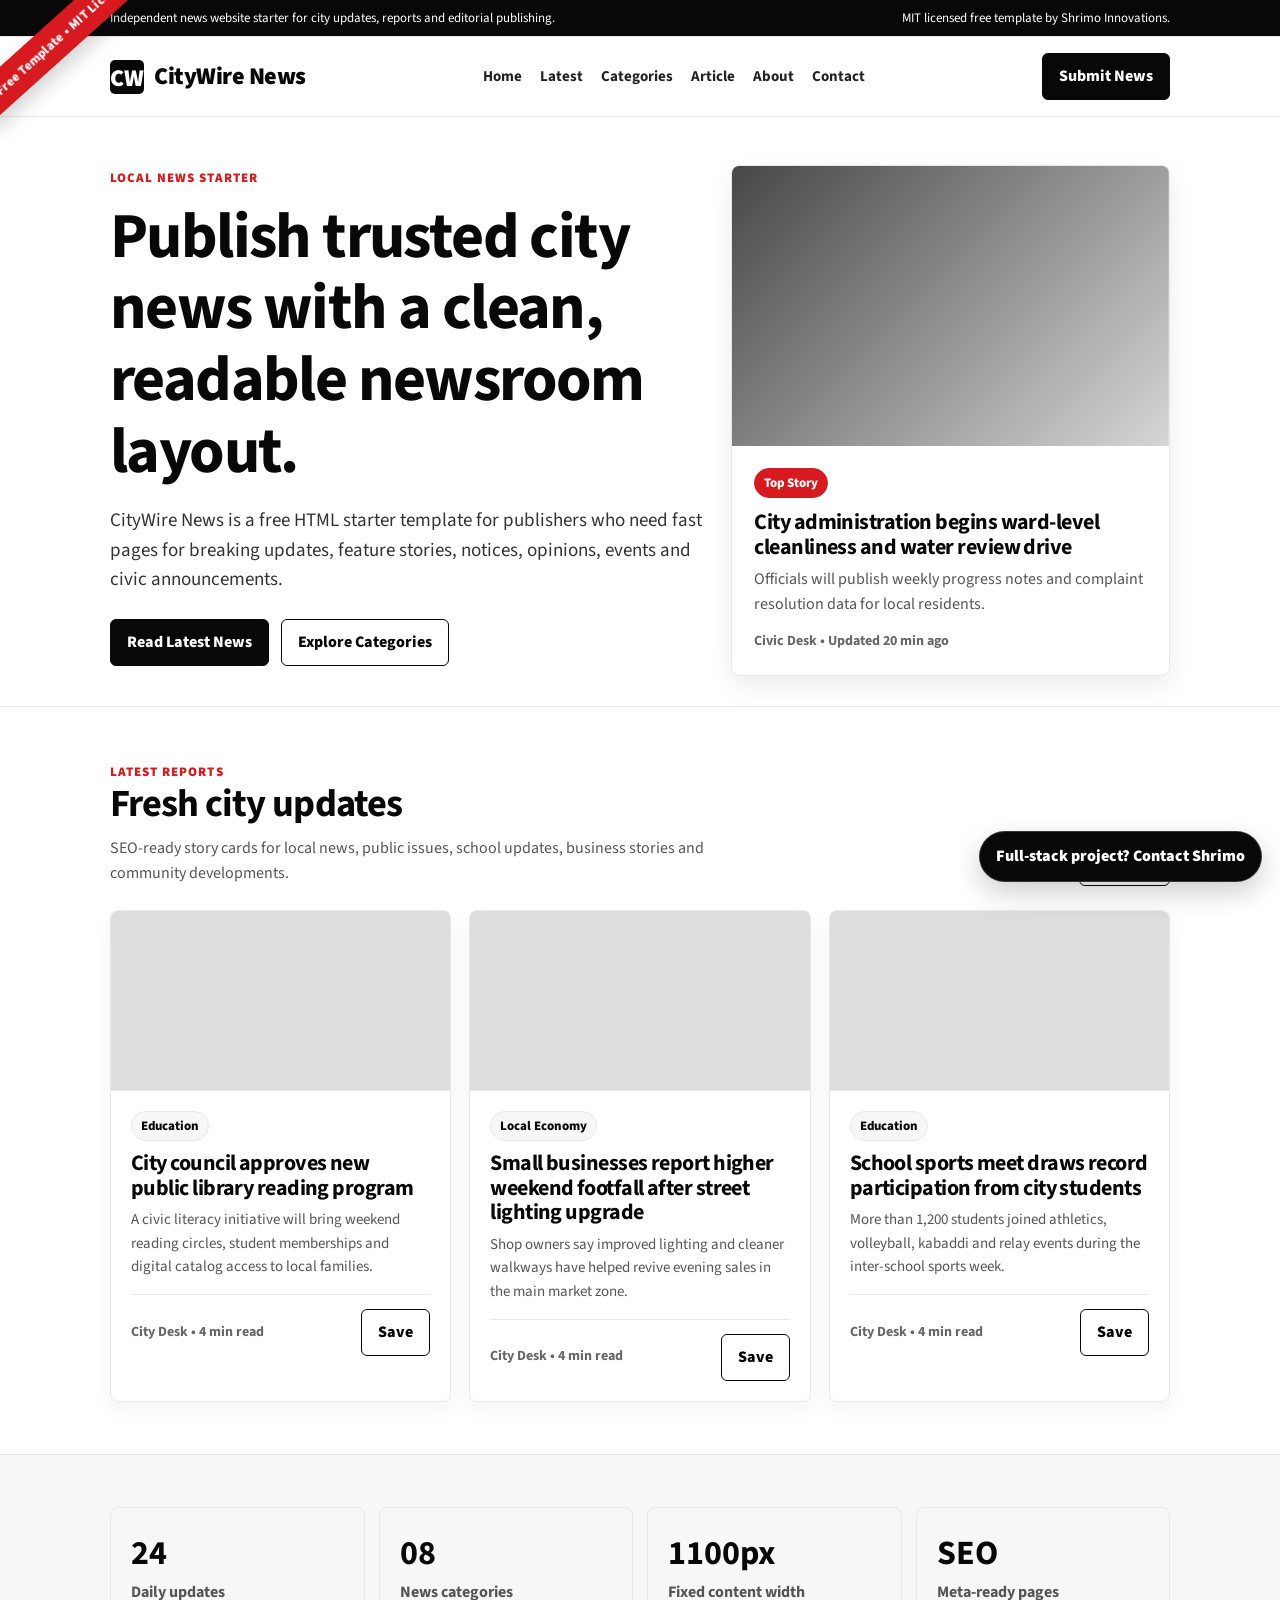
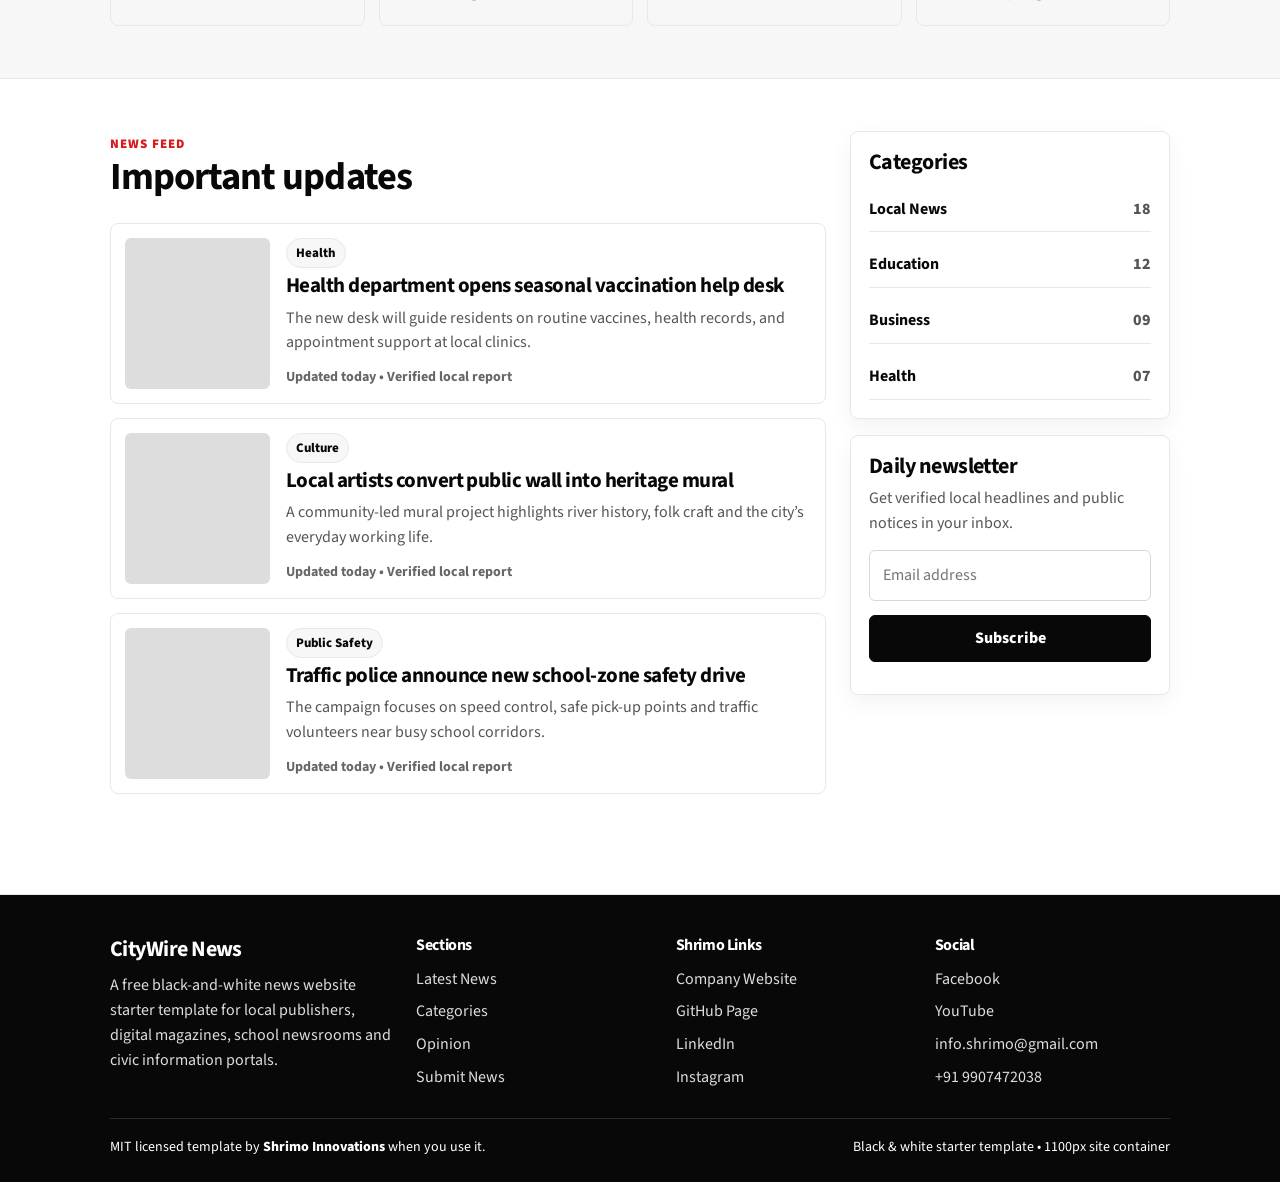
<file: index.html>
<!DOCTYPE html>
<html lang="en">
<head>
  <meta charset="UTF-8" />
  <meta name="viewport" content="width=device-width, initial-scale=1.0" />
  <title>CityWire News - SEO Friendly News Website Starter Template</title>
  <meta name="description" content="A free black and white news website starter template with latest news, categories, article pages, newsletter, SEO meta tags and connected pages." />
  <meta name="keywords" content="free news website template, local news HTML template, SEO news template, Shrimo Innovations" />
  <meta name="author" content="Shrimo Innovations" />
  <link rel="canonical" href="https://example.com/index.html" />
  <meta property="og:title" content="CityWire News - SEO Friendly News Website Starter Template" />
  <meta property="og:description" content="A free black and white news website starter template with latest news, categories, article pages, newsletter, SEO meta tags and connected pages." />
  <meta property="og:type" content="website" />
  <meta property="og:url" content="https://example.com/index.html" />
  <meta property="og:image" content="https://example.com/assets/images/news-preview.jpg" />
  <meta name="twitter:card" content="summary_large_image" />
  <meta name="twitter:title" content="CityWire News - SEO Friendly News Website Starter Template" />
  <meta name="twitter:description" content="A free black and white news website starter template with latest news, categories, article pages, newsletter, SEO meta tags and connected pages." />
  <link rel="preconnect" href="https://fonts.googleapis.com">
  <link rel="preconnect" href="https://fonts.gstatic.com" crossorigin>
  <link href="https://fonts.googleapis.com/css2?family=Source+Sans+3:wght@400;500;600;700;800;900&display=swap" rel="stylesheet">
  <link rel="stylesheet" href="assets/css/styles.css" />
</head>
<body>
<div class="free-ribbon">Free Template • MIT License</div>
<div class="top-strip">
  <div class="site-container">
    <span>Independent news website starter for city updates, reports and editorial publishing.</span>
    <span>MIT licensed free template by Shrimo Innovations.</span>
  </div>
</div>
<header class="header">
  <div class="site-container navbar">
    <a href="index.html" class="brand"><span class="brand-mark">CW</span><span>CityWire News</span></a>
    <nav class="nav-links" data-nav-links>
<a href="index.html">Home</a>
<a href="latest.html">Latest</a>
<a href="categories.html">Categories</a>
<a href="article.html">Article</a>
<a href="about.html">About</a>
<a href="contact.html">Contact</a>
</nav>
    <div class="nav-actions">
      <a class="btn btn-primary" href="submit-news.html">Submit News</a>
      <button class="btn mobile-toggle" data-nav-toggle>Menu</button>
    </div>
  </div>
</header>

<main>
  <section class="hero">
    <div class="site-container hero-grid">
      <div>
        <span class="kicker">Local News Starter</span>
        <h1>Publish trusted city news with a clean, readable newsroom layout.</h1>
        <p class="lead">CityWire News is a free HTML starter template for publishers who need fast pages for breaking updates, feature stories, notices, opinions, events and civic announcements.</p>
        <div style="display:flex;gap:12px;flex-wrap:wrap;margin-top:24px;">
          <a class="btn btn-primary" href="latest.html">Read Latest News</a>
          <a class="btn" href="categories.html">Explore Categories</a>
        </div>
      </div>
      <article class="hero-card">
        <div class="hero-image"></div>
        <div class="hero-card-content">
          <span class="badge-red badge">Top Story</span>
          <h3 style="margin:12px 0 8px;"><a href="article.html">City administration begins ward-level cleanliness and water review drive</a></h3>
          <p>Officials will publish weekly progress notes and complaint resolution data for local residents.</p>
          <div class="meta" style="margin-top:14px;">Civic Desk • Updated 20 min ago</div>
        </div>
      </article>
    </div>
  </section>

  <section class="section">
    <div class="site-container">
      <div class="section-head">
        <div>
          <span class="kicker">Latest Reports</span>
          <h2>Fresh city updates</h2>
          <p>SEO-ready story cards for local news, public issues, school updates, business stories and community developments.</p>
        </div>
        <a class="btn" href="latest.html">View all</a>
      </div>
      <div class="grid-3">
        
    <article class="card story-card">
      <div class="story-thumb" style="background-image:url('https://images.unsplash.com/photo-1524995997946-a1c2e315a42f?auto=format&fit=crop&w=900&q=80')"></div>
      <div class="card-pad">
        <span class="badge">Education</span>
        <h3><a href="article.html">City council approves new public library reading program</a></h3>
        <p>A civic literacy initiative will bring weekend reading circles, student memberships and digital catalog access to local families.</p>
        <div class="story-footer">
          <span class="meta">City Desk • 4 min read</span>
          <button class="btn" data-save-article data-title="City council approves new public library reading program">Save</button>
        </div>
      </div>
    </article>
    <article class="card story-card">
      <div class="story-thumb" style="background-image:url('https://images.unsplash.com/photo-1519501025264-65ba15a82390?auto=format&fit=crop&w=900&q=80')"></div>
      <div class="card-pad">
        <span class="badge">Local Economy</span>
        <h3><a href="article.html">Small businesses report higher weekend footfall after street lighting upgrade</a></h3>
        <p>Shop owners say improved lighting and cleaner walkways have helped revive evening sales in the main market zone.</p>
        <div class="story-footer">
          <span class="meta">City Desk • 4 min read</span>
          <button class="btn" data-save-article data-title="Small businesses report higher weekend footfall after street lighting upgrade">Save</button>
        </div>
      </div>
    </article>
    <article class="card story-card">
      <div class="story-thumb" style="background-image:url('https://images.unsplash.com/photo-1526676037777-05a232554f77?auto=format&fit=crop&w=900&q=80')"></div>
      <div class="card-pad">
        <span class="badge">Education</span>
        <h3><a href="article.html">School sports meet draws record participation from city students</a></h3>
        <p>More than 1,200 students joined athletics, volleyball, kabaddi and relay events during the inter-school sports week.</p>
        <div class="story-footer">
          <span class="meta">City Desk • 4 min read</span>
          <button class="btn" data-save-article data-title="School sports meet draws record participation from city students">Save</button>
        </div>
      </div>
    </article>
      </div>
    </div>
  </section>

  <section class="section" style="background:var(--soft);border-block:1px solid var(--line);">
    <div class="site-container">
      <div class="stats">
        <div class="stat"><strong>24</strong><span>Daily updates</span></div>
        <div class="stat"><strong>08</strong><span>News categories</span></div>
        <div class="stat"><strong>1100px</strong><span>Fixed content width</span></div>
        <div class="stat"><strong>SEO</strong><span>Meta-ready pages</span></div>
      </div>
    </div>
  </section>

  <section class="section">
    <div class="site-container layout-sidebar">
      <div>
        <div class="section-head">
          <div>
            <span class="kicker">News Feed</span>
            <h2>Important updates</h2>
          </div>
        </div>
        <div class="list-news">
          
    <article class="news-row">
      <div class="news-row-img" style="background-image:url('https://images.unsplash.com/photo-1584515933487-779824d29309?auto=format&fit=crop&w=900&q=80')"></div>
      <div>
        <span class="badge">Health</span>
        <h3><a href="article.html">Health department opens seasonal vaccination help desk</a></h3>
        <p>The new desk will guide residents on routine vaccines, health records, and appointment support at local clinics.</p>
        <div class="meta" style="margin-top:12px;">Updated today • Verified local report</div>
      </div>
    </article>
    <article class="news-row">
      <div class="news-row-img" style="background-image:url('https://images.unsplash.com/photo-1499781350541-7783f6c6a0c8?auto=format&fit=crop&w=900&q=80')"></div>
      <div>
        <span class="badge">Culture</span>
        <h3><a href="article.html">Local artists convert public wall into heritage mural</a></h3>
        <p>A community-led mural project highlights river history, folk craft and the city’s everyday working life.</p>
        <div class="meta" style="margin-top:12px;">Updated today • Verified local report</div>
      </div>
    </article>
    <article class="news-row">
      <div class="news-row-img" style="background-image:url('https://images.unsplash.com/photo-1494526585095-c41746248156?auto=format&fit=crop&w=900&q=80')"></div>
      <div>
        <span class="badge">Public Safety</span>
        <h3><a href="article.html">Traffic police announce new school-zone safety drive</a></h3>
        <p>The campaign focuses on speed control, safe pick-up points and traffic volunteers near busy school corridors.</p>
        <div class="meta" style="margin-top:12px;">Updated today • Verified local report</div>
      </div>
    </article>
        </div>
      </div>
      <aside>
        <div class="card sidebar-box">
          <h3>Categories</h3>
          <ul class="category-list" style="margin-top:12px;">
            <li><a href="category-local.html">Local News <span>18</span></a></li>
            <li><a href="category-education.html">Education <span>12</span></a></li>
            <li><a href="category-business.html">Business <span>09</span></a></li>
            <li><a href="category-health.html">Health <span>07</span></a></li>
          </ul>
        </div>
        <div class="card sidebar-box">
          <h3>Daily newsletter</h3>
          <p style="margin:8px 0 14px;">Get verified local headlines and public notices in your inbox.</p>
          <form class="form-grid" data-newsletter-form>
            <input class="input" type="email" placeholder="Email address" required>
            <button class="btn btn-primary" type="submit">Subscribe</button>
            <p data-form-message></p>
          </form>
        </div>
      </aside>
    </div>
  </section>
</main>

<a class="floating-cta" href="https://shrimo.com/" target="_blank" rel="noopener">Full-stack project? Contact Shrimo</a>
<footer class="footer">
  <div class="site-container">
    <div class="footer-grid">
      <div>
        <h3>CityWire News</h3>
        <p>A free black-and-white news website starter template for local publishers, digital magazines, school newsrooms and civic information portals.</p>
      </div>
      <div>
        <h4>Sections</h4>
        <ul>
          <li><a href="latest.html">Latest News</a></li>
          <li><a href="categories.html">Categories</a></li>
          <li><a href="opinion.html">Opinion</a></li>
          <li><a href="submit-news.html">Submit News</a></li>
        </ul>
      </div>
      <div>
        <h4>Shrimo Links</h4>
        <ul>
          <li><a href="https://shrimo.com/" target="_blank" rel="noopener">Company Website</a></li>
          <li><a href="https://github.com/shrimo-innovations" target="_blank" rel="noopener">GitHub Page</a></li>
          <li><a href="https://in.linkedin.com/company/shrimo-innovations" target="_blank" rel="noopener">LinkedIn</a></li>
          <li><a href="https://www.instagram.com/shrimo_innovations/" target="_blank" rel="noopener">Instagram</a></li>
        </ul>
      </div>
      <div>
        <h4>Social</h4>
        <ul>
          <li><a href="https://www.facebook.com/shrimoinnovations/" target="_blank" rel="noopener">Facebook</a></li>
          <li><a href="https://www.youtube.com/@shrimo-innovations" target="_blank" rel="noopener">YouTube</a></li>
          <li><a href="mailto:info.shrimo@gmail.com">info.shrimo@gmail.com</a></li>
          <li><a href="tel:+919907472038">+91 9907472038</a></li>
        </ul>
      </div>
    </div>
    <div class="credit">
      <span>MIT licensed template by <a href="https://shrimo.com/" target="_blank" rel="noopener">Shrimo Innovations</a> when you use it.</span>
      <span>Black & white starter template • 1100px site container</span>
    </div>
  </div>
</footer>
<script src="assets/js/main.js"></script>
</body>
</html>
</file>
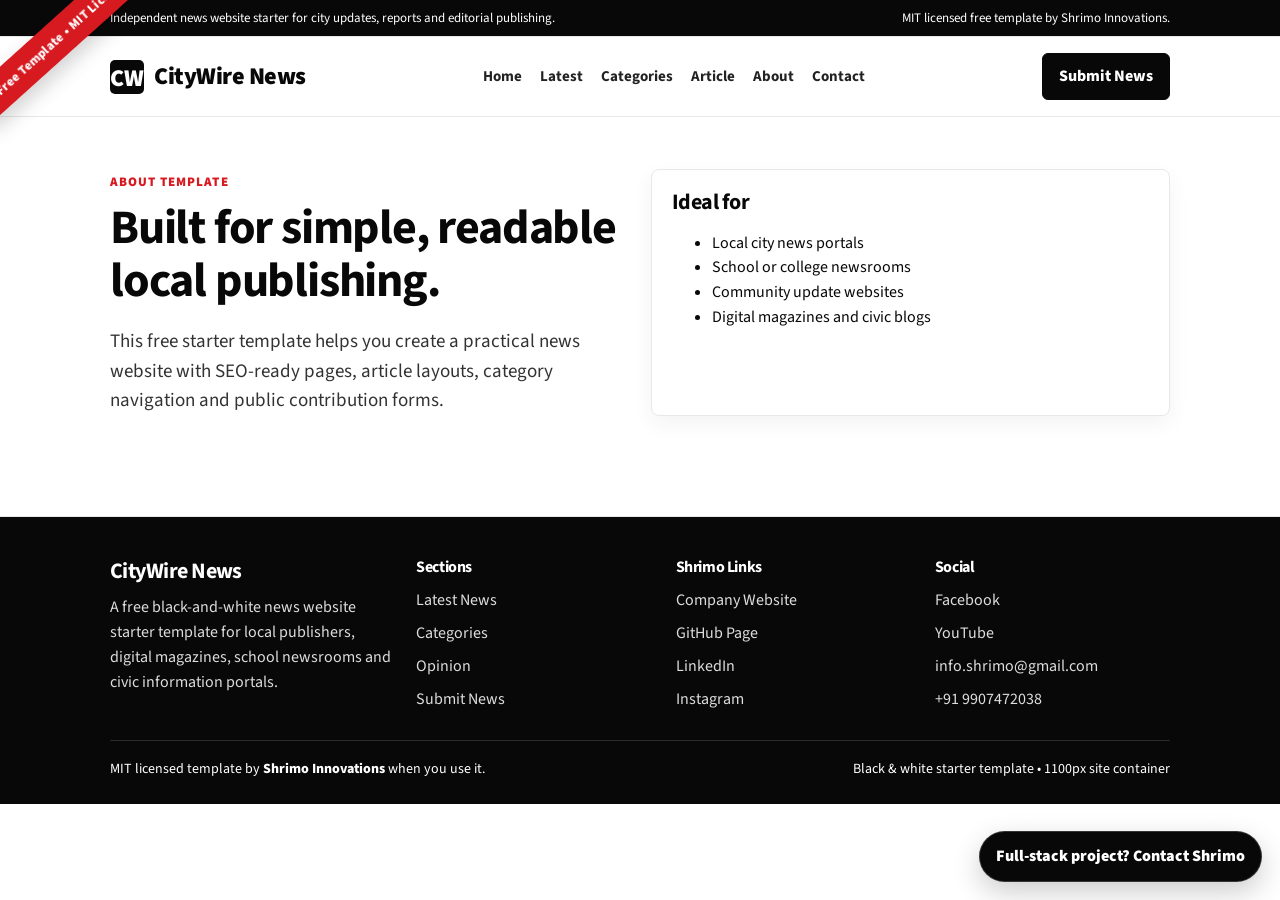
<file: about.html>
<!DOCTYPE html>
<html lang="en">
<head>
  <meta charset="UTF-8" />
  <meta name="viewport" content="width=device-width, initial-scale=1.0" />
  <title>About CityWire News Template</title>
  <meta name="description" content="About page for a free SEO-friendly local news website starter template by Shrimo Innovations." />
  <meta name="keywords" content="about news website template, publisher about page, local newsroom" />
  <meta name="author" content="Shrimo Innovations" />
  <link rel="canonical" href="https://example.com/about.html" />
  <meta property="og:title" content="About CityWire News Template" />
  <meta property="og:description" content="About page for a free SEO-friendly local news website starter template by Shrimo Innovations." />
  <meta property="og:type" content="website" />
  <meta property="og:url" content="https://example.com/about.html" />
  <meta property="og:image" content="https://example.com/assets/images/news-preview.jpg" />
  <meta name="twitter:card" content="summary_large_image" />
  <meta name="twitter:title" content="About CityWire News Template" />
  <meta name="twitter:description" content="About page for a free SEO-friendly local news website starter template by Shrimo Innovations." />
  <link rel="preconnect" href="https://fonts.googleapis.com">
  <link rel="preconnect" href="https://fonts.gstatic.com" crossorigin>
  <link href="https://fonts.googleapis.com/css2?family=Source+Sans+3:wght@400;500;600;700;800;900&display=swap" rel="stylesheet">
  <link rel="stylesheet" href="assets/css/styles.css" />
</head>
<body>
<div class="free-ribbon">Free Template • MIT License</div>
<div class="top-strip">
  <div class="site-container">
    <span>Independent news website starter for city updates, reports and editorial publishing.</span>
    <span>MIT licensed free template by Shrimo Innovations.</span>
  </div>
</div>
<header class="header">
  <div class="site-container navbar">
    <a href="index.html" class="brand"><span class="brand-mark">CW</span><span>CityWire News</span></a>
    <nav class="nav-links" data-nav-links>
<a href="index.html">Home</a>
<a href="latest.html">Latest</a>
<a href="categories.html">Categories</a>
<a href="article.html">Article</a>
<a href="about.html">About</a>
<a href="contact.html">Contact</a>
</nav>
    <div class="nav-actions">
      <a class="btn btn-primary" href="submit-news.html">Submit News</a>
      <button class="btn mobile-toggle" data-nav-toggle>Menu</button>
    </div>
  </div>
</header>

<main class="section">
  <div class="site-container grid-2">
    <div>
      <span class="kicker">About Template</span>
      <h1 style="font-size:48px;margin:8px 0 12px;">Built for simple, readable local publishing.</h1>
      <p class="lead">This free starter template helps you create a practical news website with SEO-ready pages, article layouts, category navigation and public contribution forms.</p>
    </div>
    <div class="card card-pad">
      <h3>Ideal for</h3>
      <ul>
        <li>Local city news portals</li>
        <li>School or college newsrooms</li>
        <li>Community update websites</li>
        <li>Digital magazines and civic blogs</li>
      </ul>
    </div>
  </div>
</main>

<a class="floating-cta" href="https://shrimo.com/" target="_blank" rel="noopener">Full-stack project? Contact Shrimo</a>
<footer class="footer">
  <div class="site-container">
    <div class="footer-grid">
      <div>
        <h3>CityWire News</h3>
        <p>A free black-and-white news website starter template for local publishers, digital magazines, school newsrooms and civic information portals.</p>
      </div>
      <div>
        <h4>Sections</h4>
        <ul>
          <li><a href="latest.html">Latest News</a></li>
          <li><a href="categories.html">Categories</a></li>
          <li><a href="opinion.html">Opinion</a></li>
          <li><a href="submit-news.html">Submit News</a></li>
        </ul>
      </div>
      <div>
        <h4>Shrimo Links</h4>
        <ul>
          <li><a href="https://shrimo.com/" target="_blank" rel="noopener">Company Website</a></li>
          <li><a href="https://github.com/shrimo-innovations" target="_blank" rel="noopener">GitHub Page</a></li>
          <li><a href="https://in.linkedin.com/company/shrimo-innovations" target="_blank" rel="noopener">LinkedIn</a></li>
          <li><a href="https://www.instagram.com/shrimo_innovations/" target="_blank" rel="noopener">Instagram</a></li>
        </ul>
      </div>
      <div>
        <h4>Social</h4>
        <ul>
          <li><a href="https://www.facebook.com/shrimoinnovations/" target="_blank" rel="noopener">Facebook</a></li>
          <li><a href="https://www.youtube.com/@shrimo-innovations" target="_blank" rel="noopener">YouTube</a></li>
          <li><a href="mailto:info.shrimo@gmail.com">info.shrimo@gmail.com</a></li>
          <li><a href="tel:+919907472038">+91 9907472038</a></li>
        </ul>
      </div>
    </div>
    <div class="credit">
      <span>MIT licensed template by <a href="https://shrimo.com/" target="_blank" rel="noopener">Shrimo Innovations</a> when you use it.</span>
      <span>Black & white starter template • 1100px site container</span>
    </div>
  </div>
</footer>
<script src="assets/js/main.js"></script>
</body>
</html>
</file>
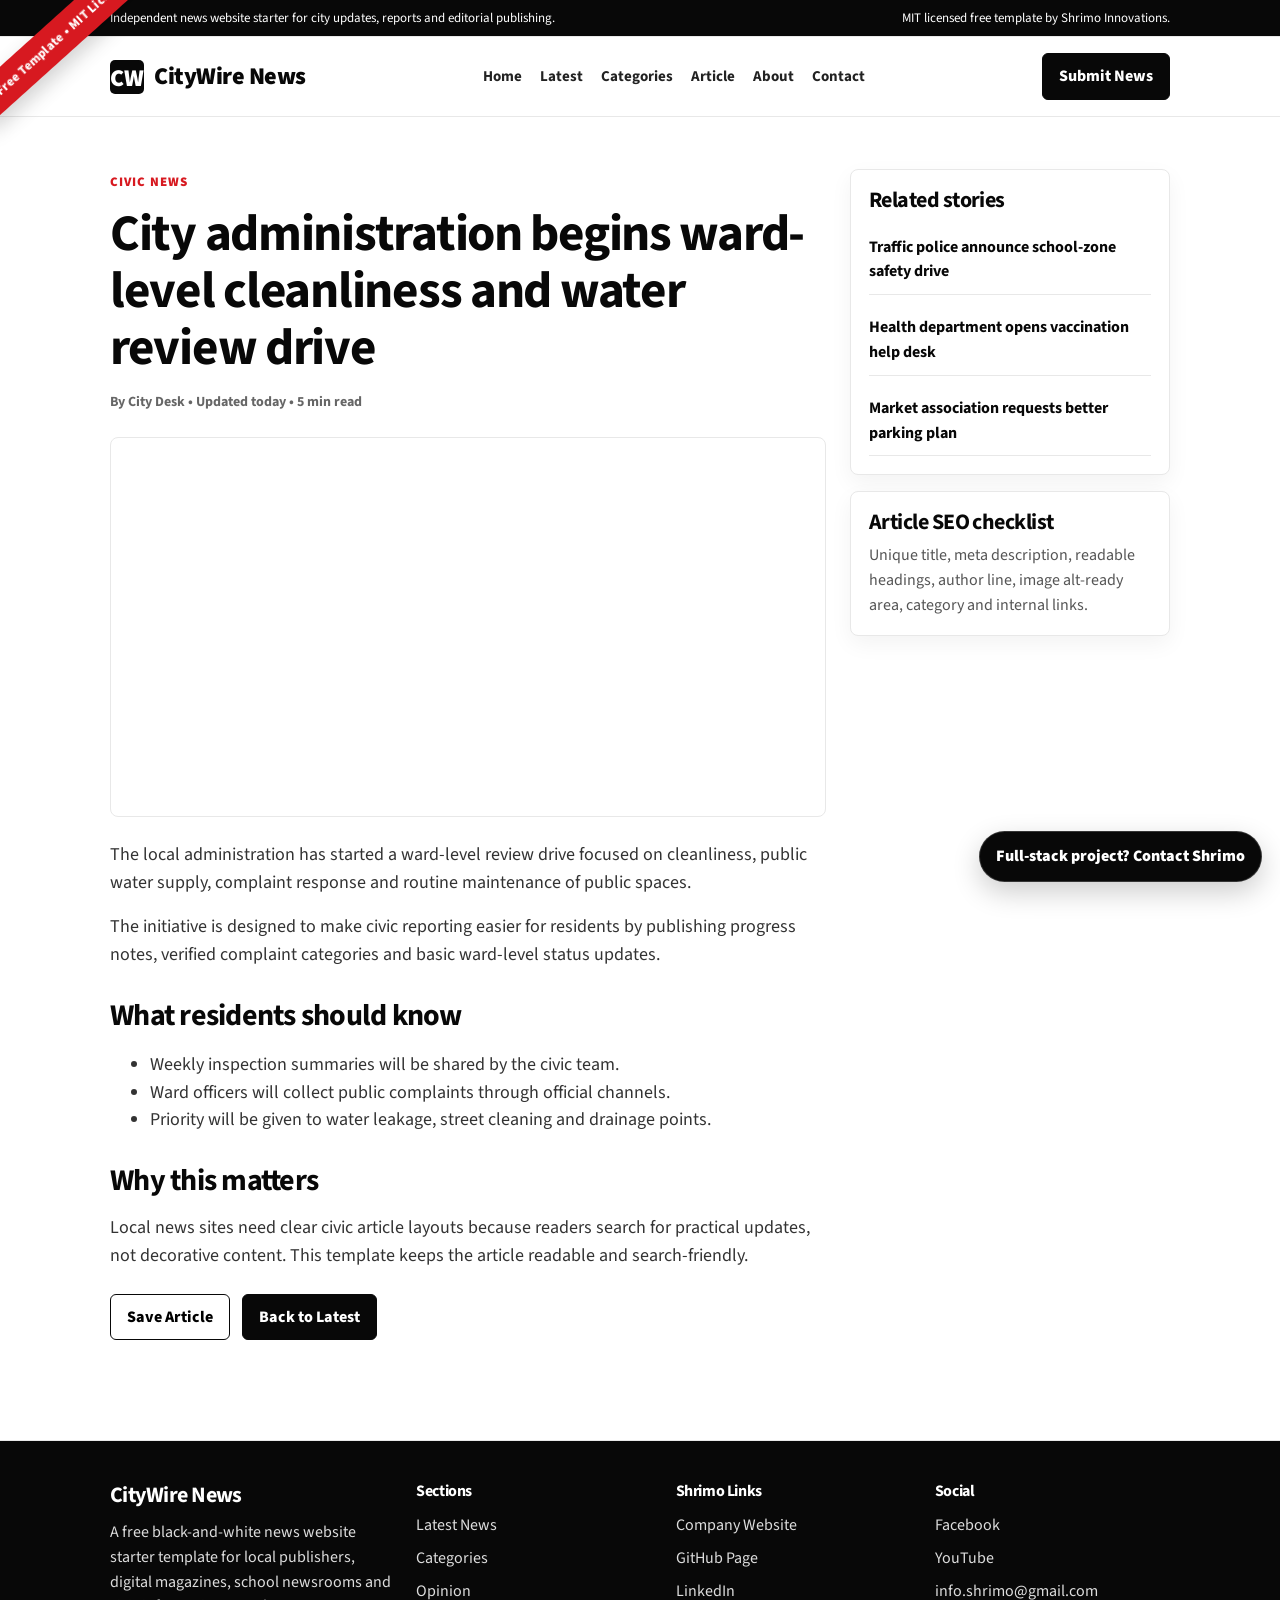
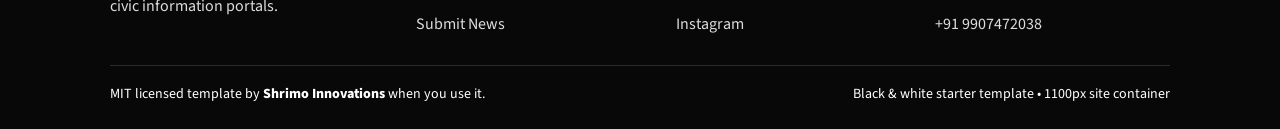
<file: article.html>
<!DOCTYPE html>
<html lang="en">
<head>
  <meta charset="UTF-8" />
  <meta name="viewport" content="width=device-width, initial-scale=1.0" />
  <title>City administration begins ward-level cleanliness review - CityWire News</title>
  <meta name="description" content="Read a sample SEO-friendly local news article with structured headline, summary, author metadata, images and related story links." />
  <meta name="keywords" content="local news article template, SEO article page, city update" />
  <meta name="author" content="Shrimo Innovations" />
  <link rel="canonical" href="https://example.com/article.html" />
  <meta property="og:title" content="City administration begins ward-level cleanliness review - CityWire News" />
  <meta property="og:description" content="Read a sample SEO-friendly local news article with structured headline, summary, author metadata, images and related story links." />
  <meta property="og:type" content="website" />
  <meta property="og:url" content="https://example.com/article.html" />
  <meta property="og:image" content="https://example.com/assets/images/news-preview.jpg" />
  <meta name="twitter:card" content="summary_large_image" />
  <meta name="twitter:title" content="City administration begins ward-level cleanliness review - CityWire News" />
  <meta name="twitter:description" content="Read a sample SEO-friendly local news article with structured headline, summary, author metadata, images and related story links." />
  <link rel="preconnect" href="https://fonts.googleapis.com">
  <link rel="preconnect" href="https://fonts.gstatic.com" crossorigin>
  <link href="https://fonts.googleapis.com/css2?family=Source+Sans+3:wght@400;500;600;700;800;900&display=swap" rel="stylesheet">
  <link rel="stylesheet" href="assets/css/styles.css" />
</head>
<body>
<div class="free-ribbon">Free Template • MIT License</div>
<div class="top-strip">
  <div class="site-container">
    <span>Independent news website starter for city updates, reports and editorial publishing.</span>
    <span>MIT licensed free template by Shrimo Innovations.</span>
  </div>
</div>
<header class="header">
  <div class="site-container navbar">
    <a href="index.html" class="brand"><span class="brand-mark">CW</span><span>CityWire News</span></a>
    <nav class="nav-links" data-nav-links>
<a href="index.html">Home</a>
<a href="latest.html">Latest</a>
<a href="categories.html">Categories</a>
<a href="article.html">Article</a>
<a href="about.html">About</a>
<a href="contact.html">Contact</a>
</nav>
    <div class="nav-actions">
      <a class="btn btn-primary" href="submit-news.html">Submit News</a>
      <button class="btn mobile-toggle" data-nav-toggle>Menu</button>
    </div>
  </div>
</header>

<main class="section">
  <div class="site-container layout-sidebar">
    <article class="article">
      <span class="kicker">Civic News</span>
      <h1>City administration begins ward-level cleanliness and water review drive</h1>
      <div class="meta" style="margin-top:14px;">By City Desk • Updated today • 5 min read</div>
      <div class="article-hero" style="background-image:url('https://images.unsplash.com/photo-1495020689067-958852a7765e?auto=format&fit=crop&w=1300&q=80')"></div>
      <p>The local administration has started a ward-level review drive focused on cleanliness, public water supply, complaint response and routine maintenance of public spaces.</p>
      <p>The initiative is designed to make civic reporting easier for residents by publishing progress notes, verified complaint categories and basic ward-level status updates.</p>
      <h2>What residents should know</h2>
      <ul>
        <li>Weekly inspection summaries will be shared by the civic team.</li>
        <li>Ward officers will collect public complaints through official channels.</li>
        <li>Priority will be given to water leakage, street cleaning and drainage points.</li>
      </ul>
      <h2>Why this matters</h2>
      <p>Local news sites need clear civic article layouts because readers search for practical updates, not decorative content. This template keeps the article readable and search-friendly.</p>
      <div style="display:flex;gap:12px;flex-wrap:wrap;margin-top:24px;">
        <button class="btn" data-save-article data-title="City administration cleanliness review">Save Article</button>
        <a class="btn btn-primary" href="latest.html">Back to Latest</a>
      </div>
    </article>
    <aside>
      <div class="card sidebar-box">
        <h3>Related stories</h3>
        <ul class="plain-list" style="margin-top:12px;">
          <li><a href="article.html">Traffic police announce school-zone safety drive</a></li>
          <li><a href="article.html">Health department opens vaccination help desk</a></li>
          <li><a href="article.html">Market association requests better parking plan</a></li>
        </ul>
      </div>
      <div class="card sidebar-box">
        <h3>Article SEO checklist</h3>
        <p style="margin-top:8px;">Unique title, meta description, readable headings, author line, image alt-ready area, category and internal links.</p>
      </div>
    </aside>
  </div>
</main>

<a class="floating-cta" href="https://shrimo.com/" target="_blank" rel="noopener">Full-stack project? Contact Shrimo</a>
<footer class="footer">
  <div class="site-container">
    <div class="footer-grid">
      <div>
        <h3>CityWire News</h3>
        <p>A free black-and-white news website starter template for local publishers, digital magazines, school newsrooms and civic information portals.</p>
      </div>
      <div>
        <h4>Sections</h4>
        <ul>
          <li><a href="latest.html">Latest News</a></li>
          <li><a href="categories.html">Categories</a></li>
          <li><a href="opinion.html">Opinion</a></li>
          <li><a href="submit-news.html">Submit News</a></li>
        </ul>
      </div>
      <div>
        <h4>Shrimo Links</h4>
        <ul>
          <li><a href="https://shrimo.com/" target="_blank" rel="noopener">Company Website</a></li>
          <li><a href="https://github.com/shrimo-innovations" target="_blank" rel="noopener">GitHub Page</a></li>
          <li><a href="https://in.linkedin.com/company/shrimo-innovations" target="_blank" rel="noopener">LinkedIn</a></li>
          <li><a href="https://www.instagram.com/shrimo_innovations/" target="_blank" rel="noopener">Instagram</a></li>
        </ul>
      </div>
      <div>
        <h4>Social</h4>
        <ul>
          <li><a href="https://www.facebook.com/shrimoinnovations/" target="_blank" rel="noopener">Facebook</a></li>
          <li><a href="https://www.youtube.com/@shrimo-innovations" target="_blank" rel="noopener">YouTube</a></li>
          <li><a href="mailto:info.shrimo@gmail.com">info.shrimo@gmail.com</a></li>
          <li><a href="tel:+919907472038">+91 9907472038</a></li>
        </ul>
      </div>
    </div>
    <div class="credit">
      <span>MIT licensed template by <a href="https://shrimo.com/" target="_blank" rel="noopener">Shrimo Innovations</a> when you use it.</span>
      <span>Black & white starter template • 1100px site container</span>
    </div>
  </div>
</footer>
<script src="assets/js/main.js"></script>
</body>
</html>
</file>
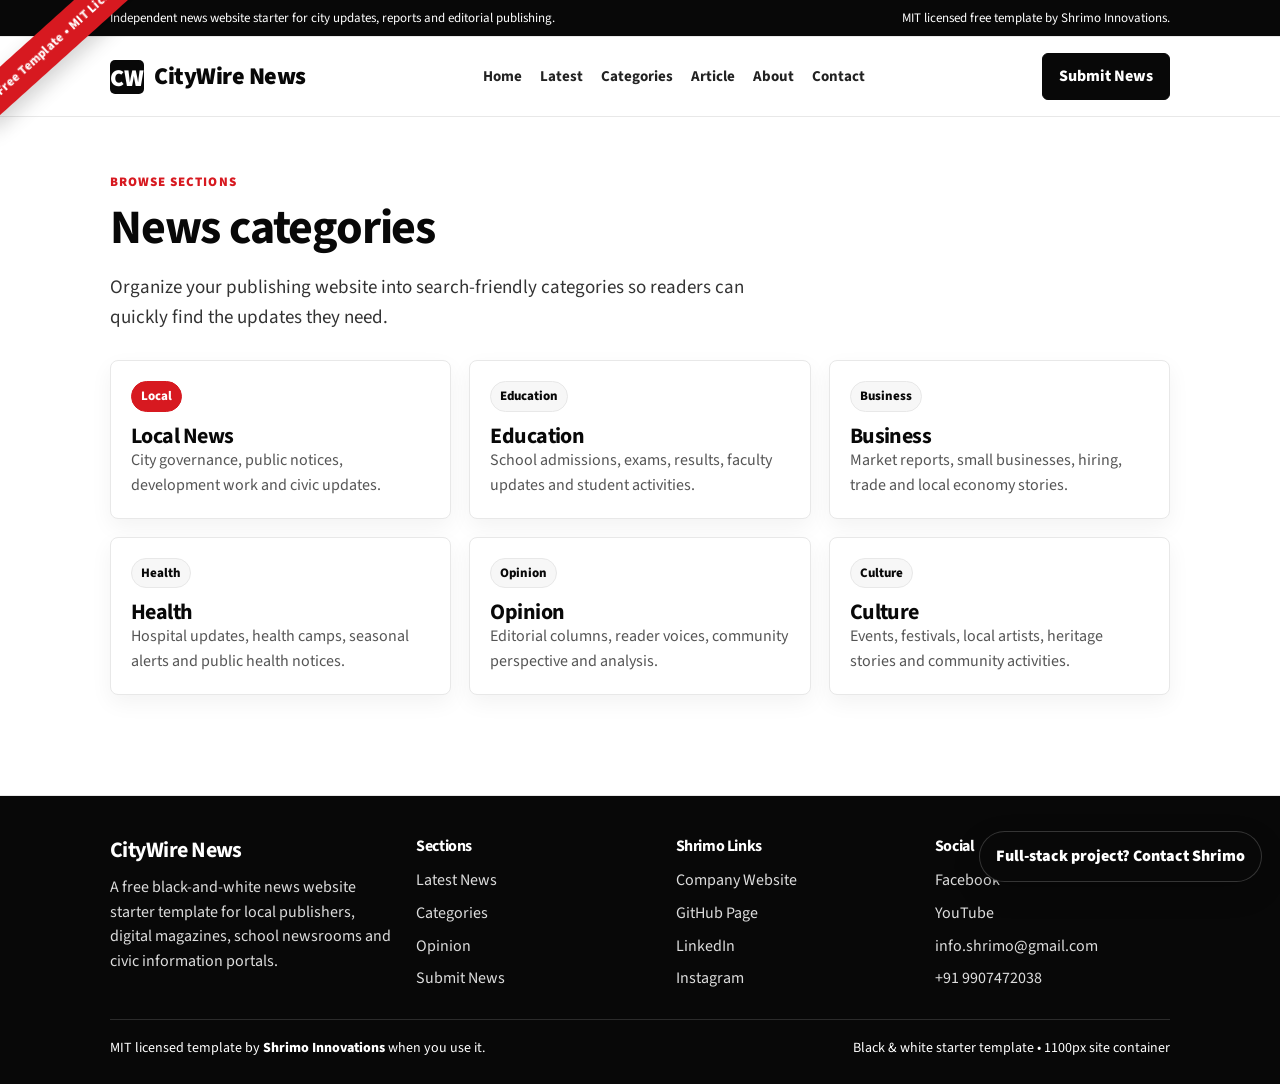
<file: categories.html>
<!DOCTYPE html>
<html lang="en">
<head>
  <meta charset="UTF-8" />
  <meta name="viewport" content="width=device-width, initial-scale=1.0" />
  <title>News Categories - CityWire News Template</title>
  <meta name="description" content="Explore local news categories including education, health, business, civic updates, culture, sports and opinion." />
  <meta name="keywords" content="news categories template, city news sections, publisher website" />
  <meta name="author" content="Shrimo Innovations" />
  <link rel="canonical" href="https://example.com/categories.html" />
  <meta property="og:title" content="News Categories - CityWire News Template" />
  <meta property="og:description" content="Explore local news categories including education, health, business, civic updates, culture, sports and opinion." />
  <meta property="og:type" content="website" />
  <meta property="og:url" content="https://example.com/categories.html" />
  <meta property="og:image" content="https://example.com/assets/images/news-preview.jpg" />
  <meta name="twitter:card" content="summary_large_image" />
  <meta name="twitter:title" content="News Categories - CityWire News Template" />
  <meta name="twitter:description" content="Explore local news categories including education, health, business, civic updates, culture, sports and opinion." />
  <link rel="preconnect" href="https://fonts.googleapis.com">
  <link rel="preconnect" href="https://fonts.gstatic.com" crossorigin>
  <link href="https://fonts.googleapis.com/css2?family=Source+Sans+3:wght@400;500;600;700;800;900&display=swap" rel="stylesheet">
  <link rel="stylesheet" href="assets/css/styles.css" />
</head>
<body>
<div class="free-ribbon">Free Template • MIT License</div>
<div class="top-strip">
  <div class="site-container">
    <span>Independent news website starter for city updates, reports and editorial publishing.</span>
    <span>MIT licensed free template by Shrimo Innovations.</span>
  </div>
</div>
<header class="header">
  <div class="site-container navbar">
    <a href="index.html" class="brand"><span class="brand-mark">CW</span><span>CityWire News</span></a>
    <nav class="nav-links" data-nav-links>
<a href="index.html">Home</a>
<a href="latest.html">Latest</a>
<a href="categories.html">Categories</a>
<a href="article.html">Article</a>
<a href="about.html">About</a>
<a href="contact.html">Contact</a>
</nav>
    <div class="nav-actions">
      <a class="btn btn-primary" href="submit-news.html">Submit News</a>
      <button class="btn mobile-toggle" data-nav-toggle>Menu</button>
    </div>
  </div>
</header>

<main class="section">
  <div class="site-container">
    <span class="kicker">Browse Sections</span>
    <h1 style="font-size:48px;margin:8px 0 12px;">News categories</h1>
    <p class="lead">Organize your publishing website into search-friendly categories so readers can quickly find the updates they need.</p>
    <div class="grid-3" style="margin-top:28px;">
      <a class="card card-pad" href="category-local.html"><span class="badge-red badge">Local</span><h3 style="margin-top:12px;">Local News</h3><p>City governance, public notices, development work and civic updates.</p></a>
      <a class="card card-pad" href="category-education.html"><span class="badge">Education</span><h3 style="margin-top:12px;">Education</h3><p>School admissions, exams, results, faculty updates and student activities.</p></a>
      <a class="card card-pad" href="category-business.html"><span class="badge">Business</span><h3 style="margin-top:12px;">Business</h3><p>Market reports, small businesses, hiring, trade and local economy stories.</p></a>
      <a class="card card-pad" href="latest.html"><span class="badge">Health</span><h3 style="margin-top:12px;">Health</h3><p>Hospital updates, health camps, seasonal alerts and public health notices.</p></a>
      <a class="card card-pad" href="opinion.html"><span class="badge">Opinion</span><h3 style="margin-top:12px;">Opinion</h3><p>Editorial columns, reader voices, community perspective and analysis.</p></a>
      <a class="card card-pad" href="latest.html"><span class="badge">Culture</span><h3 style="margin-top:12px;">Culture</h3><p>Events, festivals, local artists, heritage stories and community activities.</p></a>
    </div>
  </div>
</main>

<a class="floating-cta" href="https://shrimo.com/" target="_blank" rel="noopener">Full-stack project? Contact Shrimo</a>
<footer class="footer">
  <div class="site-container">
    <div class="footer-grid">
      <div>
        <h3>CityWire News</h3>
        <p>A free black-and-white news website starter template for local publishers, digital magazines, school newsrooms and civic information portals.</p>
      </div>
      <div>
        <h4>Sections</h4>
        <ul>
          <li><a href="latest.html">Latest News</a></li>
          <li><a href="categories.html">Categories</a></li>
          <li><a href="opinion.html">Opinion</a></li>
          <li><a href="submit-news.html">Submit News</a></li>
        </ul>
      </div>
      <div>
        <h4>Shrimo Links</h4>
        <ul>
          <li><a href="https://shrimo.com/" target="_blank" rel="noopener">Company Website</a></li>
          <li><a href="https://github.com/shrimo-innovations" target="_blank" rel="noopener">GitHub Page</a></li>
          <li><a href="https://in.linkedin.com/company/shrimo-innovations" target="_blank" rel="noopener">LinkedIn</a></li>
          <li><a href="https://www.instagram.com/shrimo_innovations/" target="_blank" rel="noopener">Instagram</a></li>
        </ul>
      </div>
      <div>
        <h4>Social</h4>
        <ul>
          <li><a href="https://www.facebook.com/shrimoinnovations/" target="_blank" rel="noopener">Facebook</a></li>
          <li><a href="https://www.youtube.com/@shrimo-innovations" target="_blank" rel="noopener">YouTube</a></li>
          <li><a href="mailto:info.shrimo@gmail.com">info.shrimo@gmail.com</a></li>
          <li><a href="tel:+919907472038">+91 9907472038</a></li>
        </ul>
      </div>
    </div>
    <div class="credit">
      <span>MIT licensed template by <a href="https://shrimo.com/" target="_blank" rel="noopener">Shrimo Innovations</a> when you use it.</span>
      <span>Black & white starter template • 1100px site container</span>
    </div>
  </div>
</footer>
<script src="assets/js/main.js"></script>
</body>
</html>
</file>
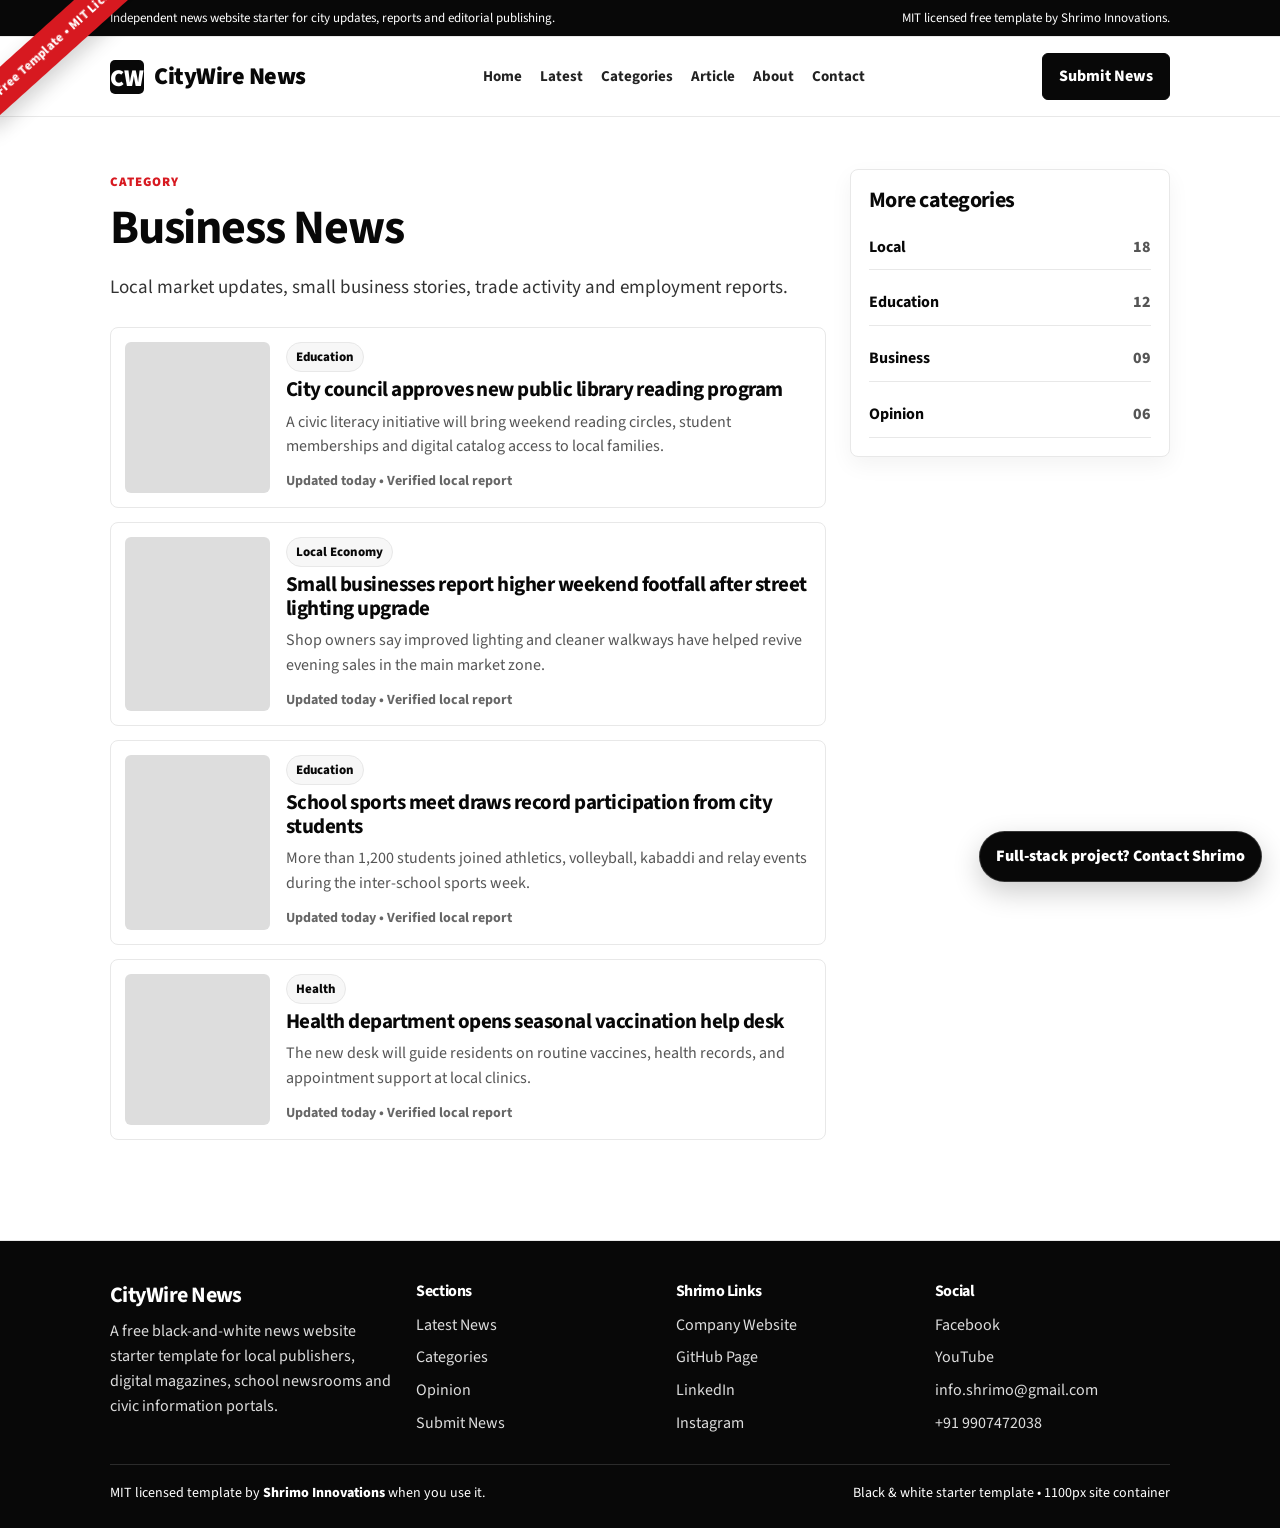
<file: category-business.html>
<!DOCTYPE html>
<html lang="en">
<head>
  <meta charset="UTF-8" />
  <meta name="viewport" content="width=device-width, initial-scale=1.0" />
  <title>Business News - CityWire News</title>
  <meta name="description" content="Local market updates, small business stories, trade activity and employment reports." />
  <meta name="keywords" content="business news, SEO category page, news section template" />
  <meta name="author" content="Shrimo Innovations" />
  <link rel="canonical" href="https://example.com/category-business.html" />
  <meta property="og:title" content="Business News - CityWire News" />
  <meta property="og:description" content="Local market updates, small business stories, trade activity and employment reports." />
  <meta property="og:type" content="website" />
  <meta property="og:url" content="https://example.com/category-business.html" />
  <meta property="og:image" content="https://example.com/assets/images/news-preview.jpg" />
  <meta name="twitter:card" content="summary_large_image" />
  <meta name="twitter:title" content="Business News - CityWire News" />
  <meta name="twitter:description" content="Local market updates, small business stories, trade activity and employment reports." />
  <link rel="preconnect" href="https://fonts.googleapis.com">
  <link rel="preconnect" href="https://fonts.gstatic.com" crossorigin>
  <link href="https://fonts.googleapis.com/css2?family=Source+Sans+3:wght@400;500;600;700;800;900&display=swap" rel="stylesheet">
  <link rel="stylesheet" href="assets/css/styles.css" />
</head>
<body>
<div class="free-ribbon">Free Template • MIT License</div>
<div class="top-strip">
  <div class="site-container">
    <span>Independent news website starter for city updates, reports and editorial publishing.</span>
    <span>MIT licensed free template by Shrimo Innovations.</span>
  </div>
</div>
<header class="header">
  <div class="site-container navbar">
    <a href="index.html" class="brand"><span class="brand-mark">CW</span><span>CityWire News</span></a>
    <nav class="nav-links" data-nav-links>
<a href="index.html">Home</a>
<a href="latest.html">Latest</a>
<a href="categories.html">Categories</a>
<a href="article.html">Article</a>
<a href="about.html">About</a>
<a href="contact.html">Contact</a>
</nav>
    <div class="nav-actions">
      <a class="btn btn-primary" href="submit-news.html">Submit News</a>
      <button class="btn mobile-toggle" data-nav-toggle>Menu</button>
    </div>
  </div>
</header>

<main class="section">
  <div class="site-container layout-sidebar">
    <div>
      <span class="kicker">Category</span>
      <h1 style="font-size:48px;margin:8px 0 12px;">Business News</h1>
      <p class="lead" style="margin-bottom:24px;">Local market updates, small business stories, trade activity and employment reports.</p>
      <div class="list-news">
        
    <article class="news-row">
      <div class="news-row-img" style="background-image:url('https://images.unsplash.com/photo-1524995997946-a1c2e315a42f?auto=format&fit=crop&w=900&q=80')"></div>
      <div>
        <span class="badge">Education</span>
        <h3><a href="article.html">City council approves new public library reading program</a></h3>
        <p>A civic literacy initiative will bring weekend reading circles, student memberships and digital catalog access to local families.</p>
        <div class="meta" style="margin-top:12px;">Updated today • Verified local report</div>
      </div>
    </article>
    <article class="news-row">
      <div class="news-row-img" style="background-image:url('https://images.unsplash.com/photo-1519501025264-65ba15a82390?auto=format&fit=crop&w=900&q=80')"></div>
      <div>
        <span class="badge">Local Economy</span>
        <h3><a href="article.html">Small businesses report higher weekend footfall after street lighting upgrade</a></h3>
        <p>Shop owners say improved lighting and cleaner walkways have helped revive evening sales in the main market zone.</p>
        <div class="meta" style="margin-top:12px;">Updated today • Verified local report</div>
      </div>
    </article>
    <article class="news-row">
      <div class="news-row-img" style="background-image:url('https://images.unsplash.com/photo-1526676037777-05a232554f77?auto=format&fit=crop&w=900&q=80')"></div>
      <div>
        <span class="badge">Education</span>
        <h3><a href="article.html">School sports meet draws record participation from city students</a></h3>
        <p>More than 1,200 students joined athletics, volleyball, kabaddi and relay events during the inter-school sports week.</p>
        <div class="meta" style="margin-top:12px;">Updated today • Verified local report</div>
      </div>
    </article>
    <article class="news-row">
      <div class="news-row-img" style="background-image:url('https://images.unsplash.com/photo-1584515933487-779824d29309?auto=format&fit=crop&w=900&q=80')"></div>
      <div>
        <span class="badge">Health</span>
        <h3><a href="article.html">Health department opens seasonal vaccination help desk</a></h3>
        <p>The new desk will guide residents on routine vaccines, health records, and appointment support at local clinics.</p>
        <div class="meta" style="margin-top:12px;">Updated today • Verified local report</div>
      </div>
    </article>
      </div>
    </div>
    <aside>
      <div class="card sidebar-box">
        <h3>More categories</h3>
        <ul class="category-list" style="margin-top:12px;">
          <li><a href="category-local.html">Local <span>18</span></a></li>
          <li><a href="category-education.html">Education <span>12</span></a></li>
          <li><a href="category-business.html">Business <span>09</span></a></li>
          <li><a href="opinion.html">Opinion <span>06</span></a></li>
        </ul>
      </div>
    </aside>
  </div>
</main>

<a class="floating-cta" href="https://shrimo.com/" target="_blank" rel="noopener">Full-stack project? Contact Shrimo</a>
<footer class="footer">
  <div class="site-container">
    <div class="footer-grid">
      <div>
        <h3>CityWire News</h3>
        <p>A free black-and-white news website starter template for local publishers, digital magazines, school newsrooms and civic information portals.</p>
      </div>
      <div>
        <h4>Sections</h4>
        <ul>
          <li><a href="latest.html">Latest News</a></li>
          <li><a href="categories.html">Categories</a></li>
          <li><a href="opinion.html">Opinion</a></li>
          <li><a href="submit-news.html">Submit News</a></li>
        </ul>
      </div>
      <div>
        <h4>Shrimo Links</h4>
        <ul>
          <li><a href="https://shrimo.com/" target="_blank" rel="noopener">Company Website</a></li>
          <li><a href="https://github.com/shrimo-innovations" target="_blank" rel="noopener">GitHub Page</a></li>
          <li><a href="https://in.linkedin.com/company/shrimo-innovations" target="_blank" rel="noopener">LinkedIn</a></li>
          <li><a href="https://www.instagram.com/shrimo_innovations/" target="_blank" rel="noopener">Instagram</a></li>
        </ul>
      </div>
      <div>
        <h4>Social</h4>
        <ul>
          <li><a href="https://www.facebook.com/shrimoinnovations/" target="_blank" rel="noopener">Facebook</a></li>
          <li><a href="https://www.youtube.com/@shrimo-innovations" target="_blank" rel="noopener">YouTube</a></li>
          <li><a href="mailto:info.shrimo@gmail.com">info.shrimo@gmail.com</a></li>
          <li><a href="tel:+919907472038">+91 9907472038</a></li>
        </ul>
      </div>
    </div>
    <div class="credit">
      <span>MIT licensed template by <a href="https://shrimo.com/" target="_blank" rel="noopener">Shrimo Innovations</a> when you use it.</span>
      <span>Black & white starter template • 1100px site container</span>
    </div>
  </div>
</footer>
<script src="assets/js/main.js"></script>
</body>
</html>
</file>
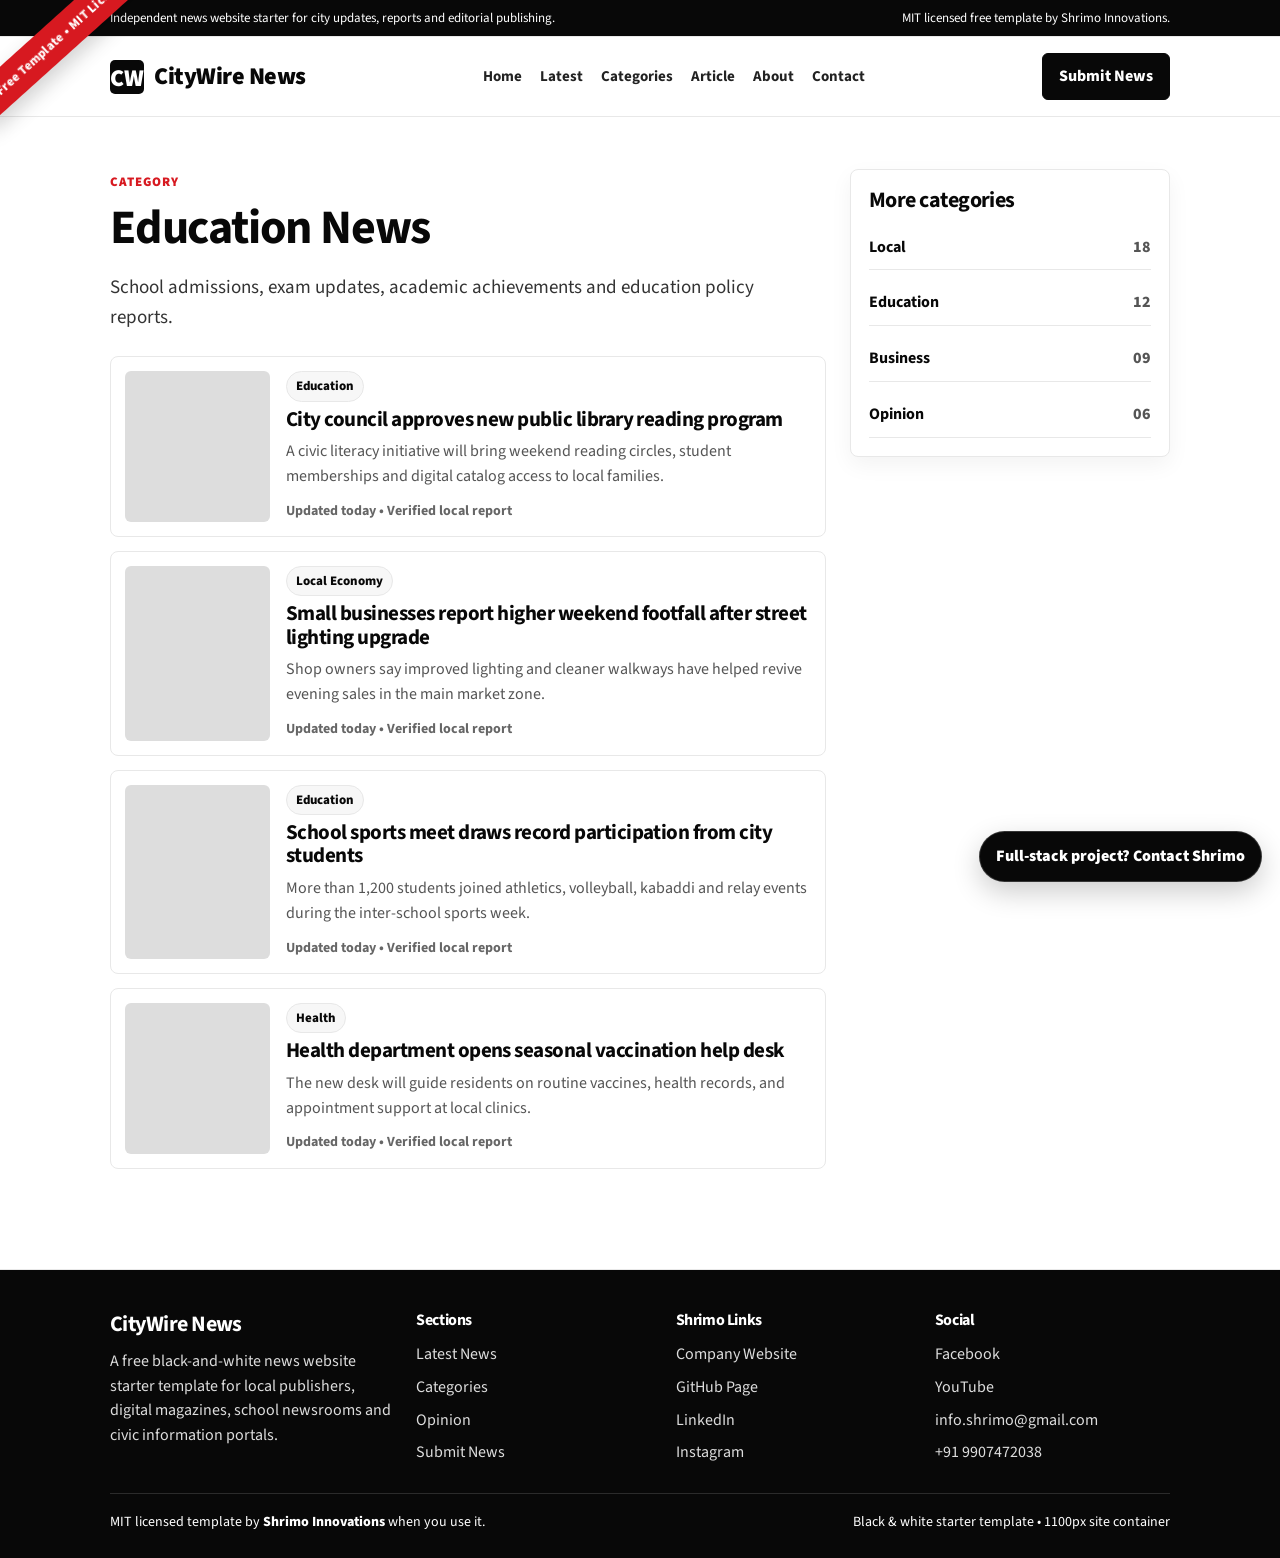
<file: category-education.html>
<!DOCTYPE html>
<html lang="en">
<head>
  <meta charset="UTF-8" />
  <meta name="viewport" content="width=device-width, initial-scale=1.0" />
  <title>Education News - CityWire News</title>
  <meta name="description" content="School admissions, exam updates, academic achievements and education policy reports." />
  <meta name="keywords" content="education news, SEO category page, news section template" />
  <meta name="author" content="Shrimo Innovations" />
  <link rel="canonical" href="https://example.com/category-education.html" />
  <meta property="og:title" content="Education News - CityWire News" />
  <meta property="og:description" content="School admissions, exam updates, academic achievements and education policy reports." />
  <meta property="og:type" content="website" />
  <meta property="og:url" content="https://example.com/category-education.html" />
  <meta property="og:image" content="https://example.com/assets/images/news-preview.jpg" />
  <meta name="twitter:card" content="summary_large_image" />
  <meta name="twitter:title" content="Education News - CityWire News" />
  <meta name="twitter:description" content="School admissions, exam updates, academic achievements and education policy reports." />
  <link rel="preconnect" href="https://fonts.googleapis.com">
  <link rel="preconnect" href="https://fonts.gstatic.com" crossorigin>
  <link href="https://fonts.googleapis.com/css2?family=Source+Sans+3:wght@400;500;600;700;800;900&display=swap" rel="stylesheet">
  <link rel="stylesheet" href="assets/css/styles.css" />
</head>
<body>
<div class="free-ribbon">Free Template • MIT License</div>
<div class="top-strip">
  <div class="site-container">
    <span>Independent news website starter for city updates, reports and editorial publishing.</span>
    <span>MIT licensed free template by Shrimo Innovations.</span>
  </div>
</div>
<header class="header">
  <div class="site-container navbar">
    <a href="index.html" class="brand"><span class="brand-mark">CW</span><span>CityWire News</span></a>
    <nav class="nav-links" data-nav-links>
<a href="index.html">Home</a>
<a href="latest.html">Latest</a>
<a href="categories.html">Categories</a>
<a href="article.html">Article</a>
<a href="about.html">About</a>
<a href="contact.html">Contact</a>
</nav>
    <div class="nav-actions">
      <a class="btn btn-primary" href="submit-news.html">Submit News</a>
      <button class="btn mobile-toggle" data-nav-toggle>Menu</button>
    </div>
  </div>
</header>

<main class="section">
  <div class="site-container layout-sidebar">
    <div>
      <span class="kicker">Category</span>
      <h1 style="font-size:48px;margin:8px 0 12px;">Education News</h1>
      <p class="lead" style="margin-bottom:24px;">School admissions, exam updates, academic achievements and education policy reports.</p>
      <div class="list-news">
        
    <article class="news-row">
      <div class="news-row-img" style="background-image:url('https://images.unsplash.com/photo-1524995997946-a1c2e315a42f?auto=format&fit=crop&w=900&q=80')"></div>
      <div>
        <span class="badge">Education</span>
        <h3><a href="article.html">City council approves new public library reading program</a></h3>
        <p>A civic literacy initiative will bring weekend reading circles, student memberships and digital catalog access to local families.</p>
        <div class="meta" style="margin-top:12px;">Updated today • Verified local report</div>
      </div>
    </article>
    <article class="news-row">
      <div class="news-row-img" style="background-image:url('https://images.unsplash.com/photo-1519501025264-65ba15a82390?auto=format&fit=crop&w=900&q=80')"></div>
      <div>
        <span class="badge">Local Economy</span>
        <h3><a href="article.html">Small businesses report higher weekend footfall after street lighting upgrade</a></h3>
        <p>Shop owners say improved lighting and cleaner walkways have helped revive evening sales in the main market zone.</p>
        <div class="meta" style="margin-top:12px;">Updated today • Verified local report</div>
      </div>
    </article>
    <article class="news-row">
      <div class="news-row-img" style="background-image:url('https://images.unsplash.com/photo-1526676037777-05a232554f77?auto=format&fit=crop&w=900&q=80')"></div>
      <div>
        <span class="badge">Education</span>
        <h3><a href="article.html">School sports meet draws record participation from city students</a></h3>
        <p>More than 1,200 students joined athletics, volleyball, kabaddi and relay events during the inter-school sports week.</p>
        <div class="meta" style="margin-top:12px;">Updated today • Verified local report</div>
      </div>
    </article>
    <article class="news-row">
      <div class="news-row-img" style="background-image:url('https://images.unsplash.com/photo-1584515933487-779824d29309?auto=format&fit=crop&w=900&q=80')"></div>
      <div>
        <span class="badge">Health</span>
        <h3><a href="article.html">Health department opens seasonal vaccination help desk</a></h3>
        <p>The new desk will guide residents on routine vaccines, health records, and appointment support at local clinics.</p>
        <div class="meta" style="margin-top:12px;">Updated today • Verified local report</div>
      </div>
    </article>
      </div>
    </div>
    <aside>
      <div class="card sidebar-box">
        <h3>More categories</h3>
        <ul class="category-list" style="margin-top:12px;">
          <li><a href="category-local.html">Local <span>18</span></a></li>
          <li><a href="category-education.html">Education <span>12</span></a></li>
          <li><a href="category-business.html">Business <span>09</span></a></li>
          <li><a href="opinion.html">Opinion <span>06</span></a></li>
        </ul>
      </div>
    </aside>
  </div>
</main>

<a class="floating-cta" href="https://shrimo.com/" target="_blank" rel="noopener">Full-stack project? Contact Shrimo</a>
<footer class="footer">
  <div class="site-container">
    <div class="footer-grid">
      <div>
        <h3>CityWire News</h3>
        <p>A free black-and-white news website starter template for local publishers, digital magazines, school newsrooms and civic information portals.</p>
      </div>
      <div>
        <h4>Sections</h4>
        <ul>
          <li><a href="latest.html">Latest News</a></li>
          <li><a href="categories.html">Categories</a></li>
          <li><a href="opinion.html">Opinion</a></li>
          <li><a href="submit-news.html">Submit News</a></li>
        </ul>
      </div>
      <div>
        <h4>Shrimo Links</h4>
        <ul>
          <li><a href="https://shrimo.com/" target="_blank" rel="noopener">Company Website</a></li>
          <li><a href="https://github.com/shrimo-innovations" target="_blank" rel="noopener">GitHub Page</a></li>
          <li><a href="https://in.linkedin.com/company/shrimo-innovations" target="_blank" rel="noopener">LinkedIn</a></li>
          <li><a href="https://www.instagram.com/shrimo_innovations/" target="_blank" rel="noopener">Instagram</a></li>
        </ul>
      </div>
      <div>
        <h4>Social</h4>
        <ul>
          <li><a href="https://www.facebook.com/shrimoinnovations/" target="_blank" rel="noopener">Facebook</a></li>
          <li><a href="https://www.youtube.com/@shrimo-innovations" target="_blank" rel="noopener">YouTube</a></li>
          <li><a href="mailto:info.shrimo@gmail.com">info.shrimo@gmail.com</a></li>
          <li><a href="tel:+919907472038">+91 9907472038</a></li>
        </ul>
      </div>
    </div>
    <div class="credit">
      <span>MIT licensed template by <a href="https://shrimo.com/" target="_blank" rel="noopener">Shrimo Innovations</a> when you use it.</span>
      <span>Black & white starter template • 1100px site container</span>
    </div>
  </div>
</footer>
<script src="assets/js/main.js"></script>
</body>
</html>
</file>
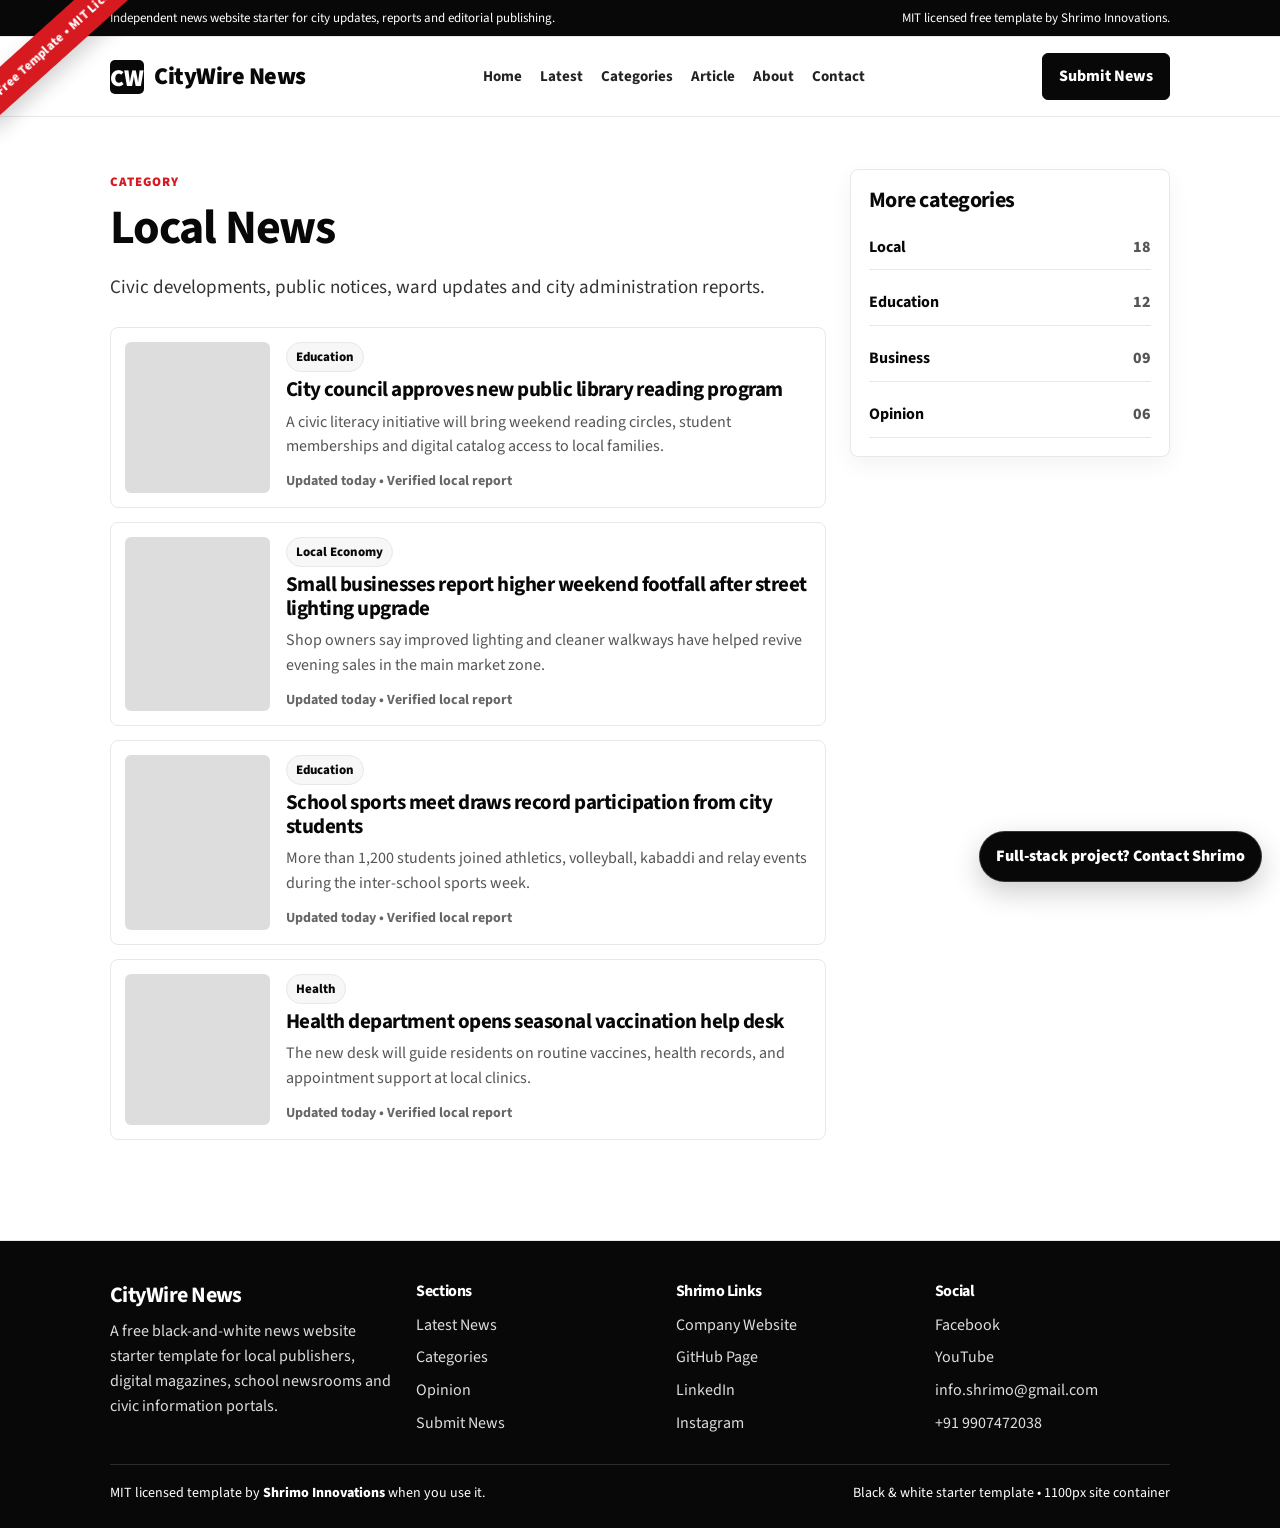
<file: category-local.html>
<!DOCTYPE html>
<html lang="en">
<head>
  <meta charset="UTF-8" />
  <meta name="viewport" content="width=device-width, initial-scale=1.0" />
  <title>Local News - CityWire News</title>
  <meta name="description" content="Civic developments, public notices, ward updates and city administration reports." />
  <meta name="keywords" content="local news, SEO category page, news section template" />
  <meta name="author" content="Shrimo Innovations" />
  <link rel="canonical" href="https://example.com/category-local.html" />
  <meta property="og:title" content="Local News - CityWire News" />
  <meta property="og:description" content="Civic developments, public notices, ward updates and city administration reports." />
  <meta property="og:type" content="website" />
  <meta property="og:url" content="https://example.com/category-local.html" />
  <meta property="og:image" content="https://example.com/assets/images/news-preview.jpg" />
  <meta name="twitter:card" content="summary_large_image" />
  <meta name="twitter:title" content="Local News - CityWire News" />
  <meta name="twitter:description" content="Civic developments, public notices, ward updates and city administration reports." />
  <link rel="preconnect" href="https://fonts.googleapis.com">
  <link rel="preconnect" href="https://fonts.gstatic.com" crossorigin>
  <link href="https://fonts.googleapis.com/css2?family=Source+Sans+3:wght@400;500;600;700;800;900&display=swap" rel="stylesheet">
  <link rel="stylesheet" href="assets/css/styles.css" />
</head>
<body>
<div class="free-ribbon">Free Template • MIT License</div>
<div class="top-strip">
  <div class="site-container">
    <span>Independent news website starter for city updates, reports and editorial publishing.</span>
    <span>MIT licensed free template by Shrimo Innovations.</span>
  </div>
</div>
<header class="header">
  <div class="site-container navbar">
    <a href="index.html" class="brand"><span class="brand-mark">CW</span><span>CityWire News</span></a>
    <nav class="nav-links" data-nav-links>
<a href="index.html">Home</a>
<a href="latest.html">Latest</a>
<a href="categories.html">Categories</a>
<a href="article.html">Article</a>
<a href="about.html">About</a>
<a href="contact.html">Contact</a>
</nav>
    <div class="nav-actions">
      <a class="btn btn-primary" href="submit-news.html">Submit News</a>
      <button class="btn mobile-toggle" data-nav-toggle>Menu</button>
    </div>
  </div>
</header>

<main class="section">
  <div class="site-container layout-sidebar">
    <div>
      <span class="kicker">Category</span>
      <h1 style="font-size:48px;margin:8px 0 12px;">Local News</h1>
      <p class="lead" style="margin-bottom:24px;">Civic developments, public notices, ward updates and city administration reports.</p>
      <div class="list-news">
        
    <article class="news-row">
      <div class="news-row-img" style="background-image:url('https://images.unsplash.com/photo-1524995997946-a1c2e315a42f?auto=format&fit=crop&w=900&q=80')"></div>
      <div>
        <span class="badge">Education</span>
        <h3><a href="article.html">City council approves new public library reading program</a></h3>
        <p>A civic literacy initiative will bring weekend reading circles, student memberships and digital catalog access to local families.</p>
        <div class="meta" style="margin-top:12px;">Updated today • Verified local report</div>
      </div>
    </article>
    <article class="news-row">
      <div class="news-row-img" style="background-image:url('https://images.unsplash.com/photo-1519501025264-65ba15a82390?auto=format&fit=crop&w=900&q=80')"></div>
      <div>
        <span class="badge">Local Economy</span>
        <h3><a href="article.html">Small businesses report higher weekend footfall after street lighting upgrade</a></h3>
        <p>Shop owners say improved lighting and cleaner walkways have helped revive evening sales in the main market zone.</p>
        <div class="meta" style="margin-top:12px;">Updated today • Verified local report</div>
      </div>
    </article>
    <article class="news-row">
      <div class="news-row-img" style="background-image:url('https://images.unsplash.com/photo-1526676037777-05a232554f77?auto=format&fit=crop&w=900&q=80')"></div>
      <div>
        <span class="badge">Education</span>
        <h3><a href="article.html">School sports meet draws record participation from city students</a></h3>
        <p>More than 1,200 students joined athletics, volleyball, kabaddi and relay events during the inter-school sports week.</p>
        <div class="meta" style="margin-top:12px;">Updated today • Verified local report</div>
      </div>
    </article>
    <article class="news-row">
      <div class="news-row-img" style="background-image:url('https://images.unsplash.com/photo-1584515933487-779824d29309?auto=format&fit=crop&w=900&q=80')"></div>
      <div>
        <span class="badge">Health</span>
        <h3><a href="article.html">Health department opens seasonal vaccination help desk</a></h3>
        <p>The new desk will guide residents on routine vaccines, health records, and appointment support at local clinics.</p>
        <div class="meta" style="margin-top:12px;">Updated today • Verified local report</div>
      </div>
    </article>
      </div>
    </div>
    <aside>
      <div class="card sidebar-box">
        <h3>More categories</h3>
        <ul class="category-list" style="margin-top:12px;">
          <li><a href="category-local.html">Local <span>18</span></a></li>
          <li><a href="category-education.html">Education <span>12</span></a></li>
          <li><a href="category-business.html">Business <span>09</span></a></li>
          <li><a href="opinion.html">Opinion <span>06</span></a></li>
        </ul>
      </div>
    </aside>
  </div>
</main>

<a class="floating-cta" href="https://shrimo.com/" target="_blank" rel="noopener">Full-stack project? Contact Shrimo</a>
<footer class="footer">
  <div class="site-container">
    <div class="footer-grid">
      <div>
        <h3>CityWire News</h3>
        <p>A free black-and-white news website starter template for local publishers, digital magazines, school newsrooms and civic information portals.</p>
      </div>
      <div>
        <h4>Sections</h4>
        <ul>
          <li><a href="latest.html">Latest News</a></li>
          <li><a href="categories.html">Categories</a></li>
          <li><a href="opinion.html">Opinion</a></li>
          <li><a href="submit-news.html">Submit News</a></li>
        </ul>
      </div>
      <div>
        <h4>Shrimo Links</h4>
        <ul>
          <li><a href="https://shrimo.com/" target="_blank" rel="noopener">Company Website</a></li>
          <li><a href="https://github.com/shrimo-innovations" target="_blank" rel="noopener">GitHub Page</a></li>
          <li><a href="https://in.linkedin.com/company/shrimo-innovations" target="_blank" rel="noopener">LinkedIn</a></li>
          <li><a href="https://www.instagram.com/shrimo_innovations/" target="_blank" rel="noopener">Instagram</a></li>
        </ul>
      </div>
      <div>
        <h4>Social</h4>
        <ul>
          <li><a href="https://www.facebook.com/shrimoinnovations/" target="_blank" rel="noopener">Facebook</a></li>
          <li><a href="https://www.youtube.com/@shrimo-innovations" target="_blank" rel="noopener">YouTube</a></li>
          <li><a href="mailto:info.shrimo@gmail.com">info.shrimo@gmail.com</a></li>
          <li><a href="tel:+919907472038">+91 9907472038</a></li>
        </ul>
      </div>
    </div>
    <div class="credit">
      <span>MIT licensed template by <a href="https://shrimo.com/" target="_blank" rel="noopener">Shrimo Innovations</a> when you use it.</span>
      <span>Black & white starter template • 1100px site container</span>
    </div>
  </div>
</footer>
<script src="assets/js/main.js"></script>
</body>
</html>
</file>
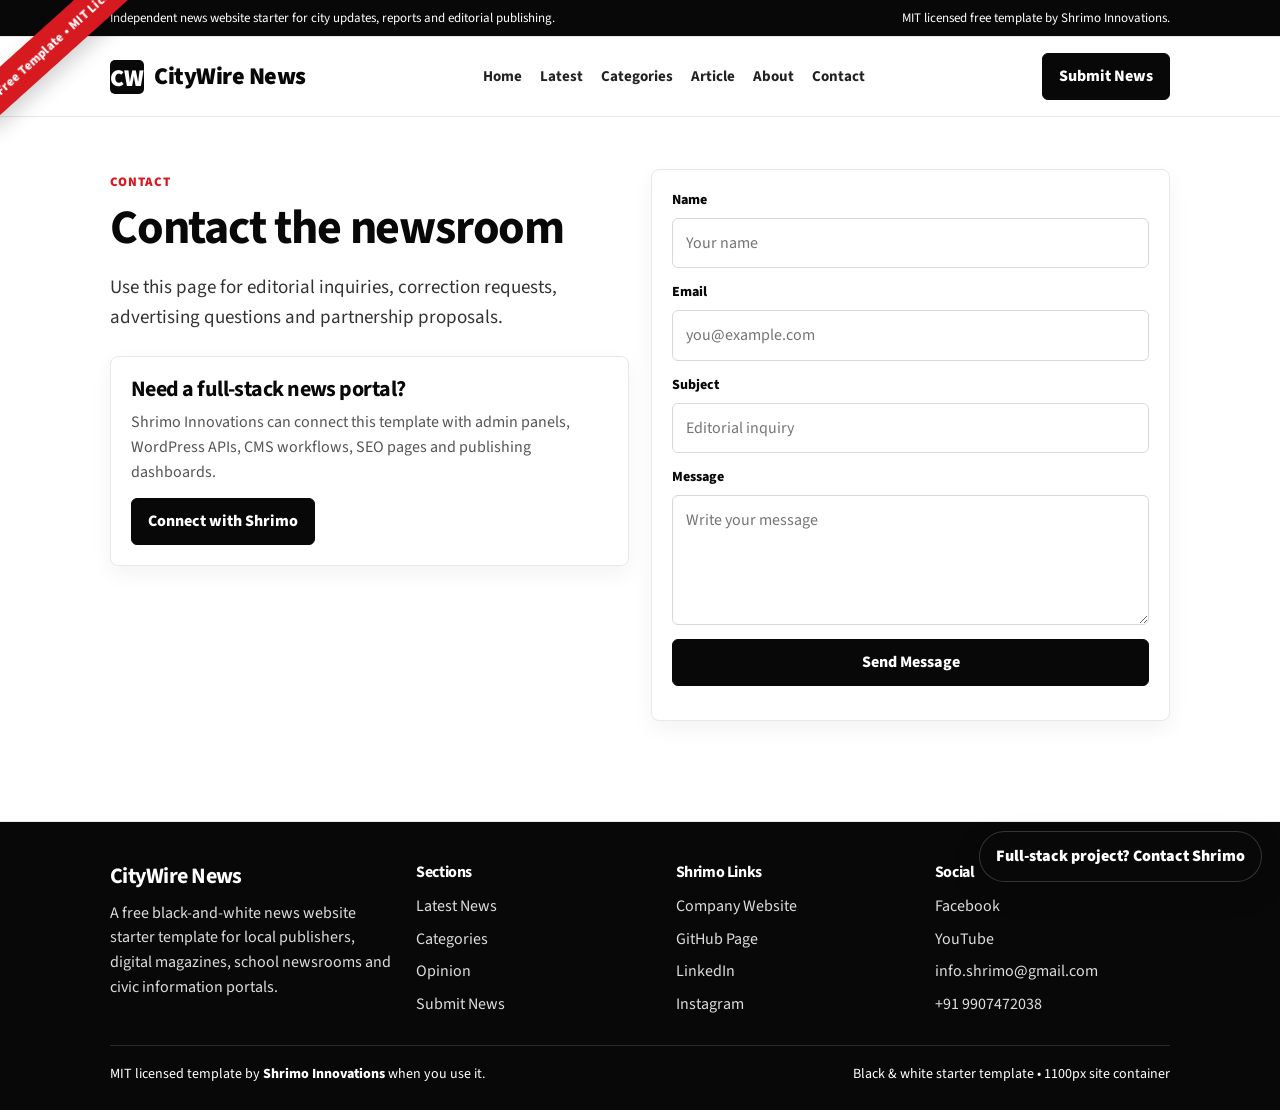
<file: contact.html>
<!DOCTYPE html>
<html lang="en">
<head>
  <meta charset="UTF-8" />
  <meta name="viewport" content="width=device-width, initial-scale=1.0" />
  <title>Contact CityWire News Template</title>
  <meta name="description" content="Contact page for a news website template with editor contact, advertising inquiry and reader feedback form." />
  <meta name="keywords" content="news contact page, publisher contact form, media inquiry page" />
  <meta name="author" content="Shrimo Innovations" />
  <link rel="canonical" href="https://example.com/contact.html" />
  <meta property="og:title" content="Contact CityWire News Template" />
  <meta property="og:description" content="Contact page for a news website template with editor contact, advertising inquiry and reader feedback form." />
  <meta property="og:type" content="website" />
  <meta property="og:url" content="https://example.com/contact.html" />
  <meta property="og:image" content="https://example.com/assets/images/news-preview.jpg" />
  <meta name="twitter:card" content="summary_large_image" />
  <meta name="twitter:title" content="Contact CityWire News Template" />
  <meta name="twitter:description" content="Contact page for a news website template with editor contact, advertising inquiry and reader feedback form." />
  <link rel="preconnect" href="https://fonts.googleapis.com">
  <link rel="preconnect" href="https://fonts.gstatic.com" crossorigin>
  <link href="https://fonts.googleapis.com/css2?family=Source+Sans+3:wght@400;500;600;700;800;900&display=swap" rel="stylesheet">
  <link rel="stylesheet" href="assets/css/styles.css" />
</head>
<body>
<div class="free-ribbon">Free Template • MIT License</div>
<div class="top-strip">
  <div class="site-container">
    <span>Independent news website starter for city updates, reports and editorial publishing.</span>
    <span>MIT licensed free template by Shrimo Innovations.</span>
  </div>
</div>
<header class="header">
  <div class="site-container navbar">
    <a href="index.html" class="brand"><span class="brand-mark">CW</span><span>CityWire News</span></a>
    <nav class="nav-links" data-nav-links>
<a href="index.html">Home</a>
<a href="latest.html">Latest</a>
<a href="categories.html">Categories</a>
<a href="article.html">Article</a>
<a href="about.html">About</a>
<a href="contact.html">Contact</a>
</nav>
    <div class="nav-actions">
      <a class="btn btn-primary" href="submit-news.html">Submit News</a>
      <button class="btn mobile-toggle" data-nav-toggle>Menu</button>
    </div>
  </div>
</header>

<main class="section">
  <div class="site-container grid-2">
    <div>
      <span class="kicker">Contact</span>
      <h1 style="font-size:48px;margin:8px 0 12px;">Contact the newsroom</h1>
      <p class="lead">Use this page for editorial inquiries, correction requests, advertising questions and partnership proposals.</p>
      <div class="card card-pad" style="margin-top:24px;">
        <h3>Need a full-stack news portal?</h3>
        <p style="margin:8px 0 14px;">Shrimo Innovations can connect this template with admin panels, WordPress APIs, CMS workflows, SEO pages and publishing dashboards.</p>
        <a class="btn btn-primary" href="https://shrimo.com/" target="_blank" rel="noopener">Connect with Shrimo</a>
      </div>
    </div>
    <form class="card card-pad form-grid" data-contact-form>
      <div class="field"><label>Name</label><input class="input" required placeholder="Your name"></div>
      <div class="field"><label>Email</label><input class="input" type="email" required placeholder="you@example.com"></div>
      <div class="field"><label>Subject</label><input class="input" required placeholder="Editorial inquiry"></div>
      <div class="field"><label>Message</label><textarea class="textarea" required placeholder="Write your message"></textarea></div>
      <button class="btn btn-primary" type="submit">Send Message</button>
      <p data-form-message></p>
    </form>
  </div>
</main>

<a class="floating-cta" href="https://shrimo.com/" target="_blank" rel="noopener">Full-stack project? Contact Shrimo</a>
<footer class="footer">
  <div class="site-container">
    <div class="footer-grid">
      <div>
        <h3>CityWire News</h3>
        <p>A free black-and-white news website starter template for local publishers, digital magazines, school newsrooms and civic information portals.</p>
      </div>
      <div>
        <h4>Sections</h4>
        <ul>
          <li><a href="latest.html">Latest News</a></li>
          <li><a href="categories.html">Categories</a></li>
          <li><a href="opinion.html">Opinion</a></li>
          <li><a href="submit-news.html">Submit News</a></li>
        </ul>
      </div>
      <div>
        <h4>Shrimo Links</h4>
        <ul>
          <li><a href="https://shrimo.com/" target="_blank" rel="noopener">Company Website</a></li>
          <li><a href="https://github.com/shrimo-innovations" target="_blank" rel="noopener">GitHub Page</a></li>
          <li><a href="https://in.linkedin.com/company/shrimo-innovations" target="_blank" rel="noopener">LinkedIn</a></li>
          <li><a href="https://www.instagram.com/shrimo_innovations/" target="_blank" rel="noopener">Instagram</a></li>
        </ul>
      </div>
      <div>
        <h4>Social</h4>
        <ul>
          <li><a href="https://www.facebook.com/shrimoinnovations/" target="_blank" rel="noopener">Facebook</a></li>
          <li><a href="https://www.youtube.com/@shrimo-innovations" target="_blank" rel="noopener">YouTube</a></li>
          <li><a href="mailto:info.shrimo@gmail.com">info.shrimo@gmail.com</a></li>
          <li><a href="tel:+919907472038">+91 9907472038</a></li>
        </ul>
      </div>
    </div>
    <div class="credit">
      <span>MIT licensed template by <a href="https://shrimo.com/" target="_blank" rel="noopener">Shrimo Innovations</a> when you use it.</span>
      <span>Black & white starter template • 1100px site container</span>
    </div>
  </div>
</footer>
<script src="assets/js/main.js"></script>
</body>
</html>
</file>
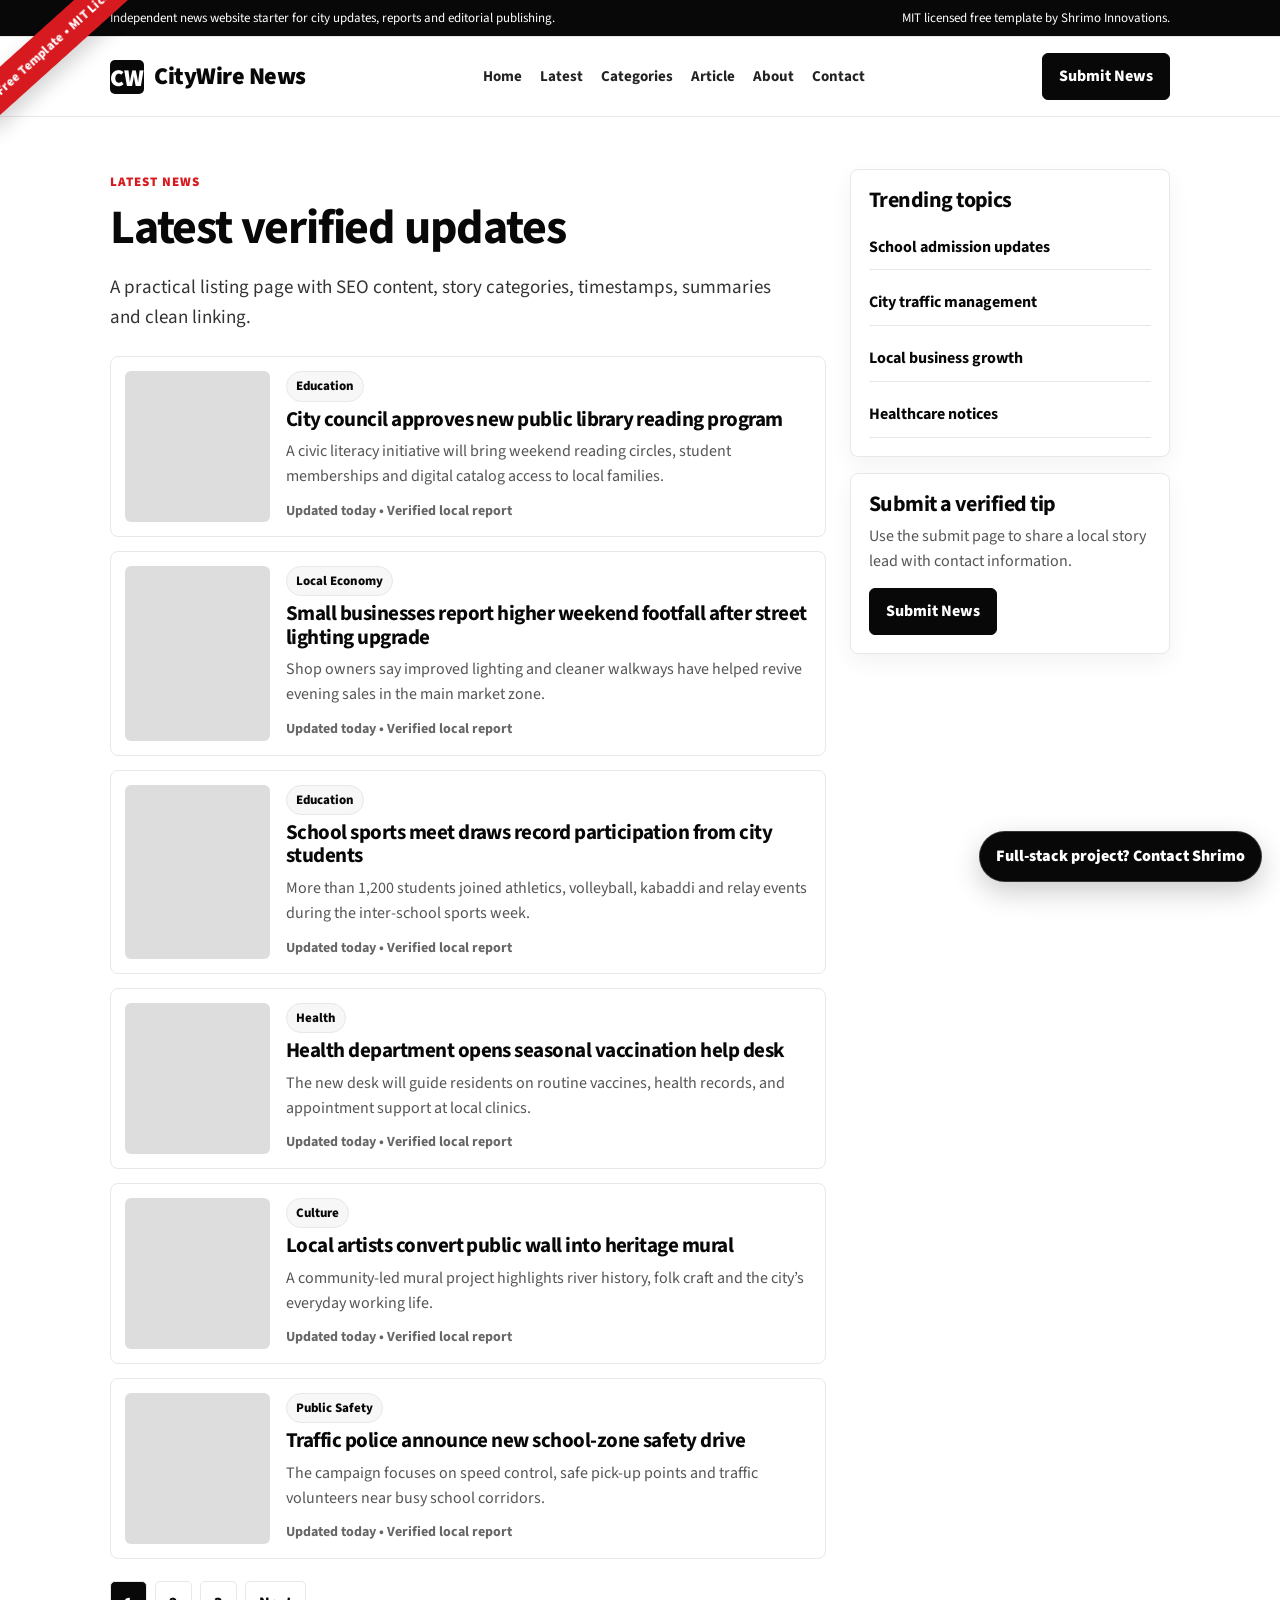
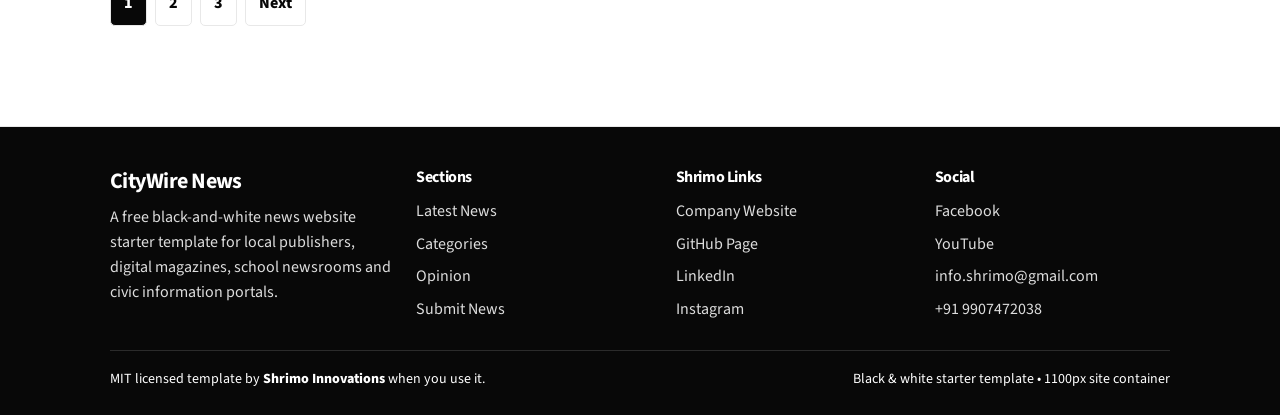
<file: latest.html>
<!DOCTYPE html>
<html lang="en">
<head>
  <meta charset="UTF-8" />
  <meta name="viewport" content="width=device-width, initial-scale=1.0" />
  <title>Latest News - CityWire News Template</title>
  <meta name="description" content="Browse latest local news, civic updates, education reports, business stories and verified community updates." />
  <meta name="keywords" content="latest news template, local news listing, city news HTML" />
  <meta name="author" content="Shrimo Innovations" />
  <link rel="canonical" href="https://example.com/latest.html" />
  <meta property="og:title" content="Latest News - CityWire News Template" />
  <meta property="og:description" content="Browse latest local news, civic updates, education reports, business stories and verified community updates." />
  <meta property="og:type" content="website" />
  <meta property="og:url" content="https://example.com/latest.html" />
  <meta property="og:image" content="https://example.com/assets/images/news-preview.jpg" />
  <meta name="twitter:card" content="summary_large_image" />
  <meta name="twitter:title" content="Latest News - CityWire News Template" />
  <meta name="twitter:description" content="Browse latest local news, civic updates, education reports, business stories and verified community updates." />
  <link rel="preconnect" href="https://fonts.googleapis.com">
  <link rel="preconnect" href="https://fonts.gstatic.com" crossorigin>
  <link href="https://fonts.googleapis.com/css2?family=Source+Sans+3:wght@400;500;600;700;800;900&display=swap" rel="stylesheet">
  <link rel="stylesheet" href="assets/css/styles.css" />
</head>
<body>
<div class="free-ribbon">Free Template • MIT License</div>
<div class="top-strip">
  <div class="site-container">
    <span>Independent news website starter for city updates, reports and editorial publishing.</span>
    <span>MIT licensed free template by Shrimo Innovations.</span>
  </div>
</div>
<header class="header">
  <div class="site-container navbar">
    <a href="index.html" class="brand"><span class="brand-mark">CW</span><span>CityWire News</span></a>
    <nav class="nav-links" data-nav-links>
<a href="index.html">Home</a>
<a href="latest.html">Latest</a>
<a href="categories.html">Categories</a>
<a href="article.html">Article</a>
<a href="about.html">About</a>
<a href="contact.html">Contact</a>
</nav>
    <div class="nav-actions">
      <a class="btn btn-primary" href="submit-news.html">Submit News</a>
      <button class="btn mobile-toggle" data-nav-toggle>Menu</button>
    </div>
  </div>
</header>

<main class="section">
  <div class="site-container layout-sidebar">
    <div>
      <span class="kicker">Latest News</span>
      <h1 style="font-size:48px;margin:8px 0 12px;">Latest verified updates</h1>
      <p class="lead" style="margin-bottom:24px;">A practical listing page with SEO content, story categories, timestamps, summaries and clean linking.</p>
      <div class="list-news">
        
    <article class="news-row">
      <div class="news-row-img" style="background-image:url('https://images.unsplash.com/photo-1524995997946-a1c2e315a42f?auto=format&fit=crop&w=900&q=80')"></div>
      <div>
        <span class="badge">Education</span>
        <h3><a href="article.html">City council approves new public library reading program</a></h3>
        <p>A civic literacy initiative will bring weekend reading circles, student memberships and digital catalog access to local families.</p>
        <div class="meta" style="margin-top:12px;">Updated today • Verified local report</div>
      </div>
    </article>
    <article class="news-row">
      <div class="news-row-img" style="background-image:url('https://images.unsplash.com/photo-1519501025264-65ba15a82390?auto=format&fit=crop&w=900&q=80')"></div>
      <div>
        <span class="badge">Local Economy</span>
        <h3><a href="article.html">Small businesses report higher weekend footfall after street lighting upgrade</a></h3>
        <p>Shop owners say improved lighting and cleaner walkways have helped revive evening sales in the main market zone.</p>
        <div class="meta" style="margin-top:12px;">Updated today • Verified local report</div>
      </div>
    </article>
    <article class="news-row">
      <div class="news-row-img" style="background-image:url('https://images.unsplash.com/photo-1526676037777-05a232554f77?auto=format&fit=crop&w=900&q=80')"></div>
      <div>
        <span class="badge">Education</span>
        <h3><a href="article.html">School sports meet draws record participation from city students</a></h3>
        <p>More than 1,200 students joined athletics, volleyball, kabaddi and relay events during the inter-school sports week.</p>
        <div class="meta" style="margin-top:12px;">Updated today • Verified local report</div>
      </div>
    </article>
    <article class="news-row">
      <div class="news-row-img" style="background-image:url('https://images.unsplash.com/photo-1584515933487-779824d29309?auto=format&fit=crop&w=900&q=80')"></div>
      <div>
        <span class="badge">Health</span>
        <h3><a href="article.html">Health department opens seasonal vaccination help desk</a></h3>
        <p>The new desk will guide residents on routine vaccines, health records, and appointment support at local clinics.</p>
        <div class="meta" style="margin-top:12px;">Updated today • Verified local report</div>
      </div>
    </article>
    <article class="news-row">
      <div class="news-row-img" style="background-image:url('https://images.unsplash.com/photo-1499781350541-7783f6c6a0c8?auto=format&fit=crop&w=900&q=80')"></div>
      <div>
        <span class="badge">Culture</span>
        <h3><a href="article.html">Local artists convert public wall into heritage mural</a></h3>
        <p>A community-led mural project highlights river history, folk craft and the city’s everyday working life.</p>
        <div class="meta" style="margin-top:12px;">Updated today • Verified local report</div>
      </div>
    </article>
    <article class="news-row">
      <div class="news-row-img" style="background-image:url('https://images.unsplash.com/photo-1494526585095-c41746248156?auto=format&fit=crop&w=900&q=80')"></div>
      <div>
        <span class="badge">Public Safety</span>
        <h3><a href="article.html">Traffic police announce new school-zone safety drive</a></h3>
        <p>The campaign focuses on speed control, safe pick-up points and traffic volunteers near busy school corridors.</p>
        <div class="meta" style="margin-top:12px;">Updated today • Verified local report</div>
      </div>
    </article>
      </div>
      <div class="pagination">
        <a class="active" href="#">1</a><a href="#">2</a><a href="#">3</a><a href="#">Next</a>
      </div>
    </div>
    <aside>
      <div class="card sidebar-box">
        <h3>Trending topics</h3>
        <ul class="plain-list" style="margin-top:12px;">
          <li>School admission updates</li>
          <li>City traffic management</li>
          <li>Local business growth</li>
          <li>Healthcare notices</li>
        </ul>
      </div>
      <div class="card sidebar-box">
        <h3>Submit a verified tip</h3>
        <p style="margin:8px 0 14px;">Use the submit page to share a local story lead with contact information.</p>
        <a class="btn btn-primary" href="submit-news.html">Submit News</a>
      </div>
    </aside>
  </div>
</main>

<a class="floating-cta" href="https://shrimo.com/" target="_blank" rel="noopener">Full-stack project? Contact Shrimo</a>
<footer class="footer">
  <div class="site-container">
    <div class="footer-grid">
      <div>
        <h3>CityWire News</h3>
        <p>A free black-and-white news website starter template for local publishers, digital magazines, school newsrooms and civic information portals.</p>
      </div>
      <div>
        <h4>Sections</h4>
        <ul>
          <li><a href="latest.html">Latest News</a></li>
          <li><a href="categories.html">Categories</a></li>
          <li><a href="opinion.html">Opinion</a></li>
          <li><a href="submit-news.html">Submit News</a></li>
        </ul>
      </div>
      <div>
        <h4>Shrimo Links</h4>
        <ul>
          <li><a href="https://shrimo.com/" target="_blank" rel="noopener">Company Website</a></li>
          <li><a href="https://github.com/shrimo-innovations" target="_blank" rel="noopener">GitHub Page</a></li>
          <li><a href="https://in.linkedin.com/company/shrimo-innovations" target="_blank" rel="noopener">LinkedIn</a></li>
          <li><a href="https://www.instagram.com/shrimo_innovations/" target="_blank" rel="noopener">Instagram</a></li>
        </ul>
      </div>
      <div>
        <h4>Social</h4>
        <ul>
          <li><a href="https://www.facebook.com/shrimoinnovations/" target="_blank" rel="noopener">Facebook</a></li>
          <li><a href="https://www.youtube.com/@shrimo-innovations" target="_blank" rel="noopener">YouTube</a></li>
          <li><a href="mailto:info.shrimo@gmail.com">info.shrimo@gmail.com</a></li>
          <li><a href="tel:+919907472038">+91 9907472038</a></li>
        </ul>
      </div>
    </div>
    <div class="credit">
      <span>MIT licensed template by <a href="https://shrimo.com/" target="_blank" rel="noopener">Shrimo Innovations</a> when you use it.</span>
      <span>Black & white starter template • 1100px site container</span>
    </div>
  </div>
</footer>
<script src="assets/js/main.js"></script>
</body>
</html>
</file>
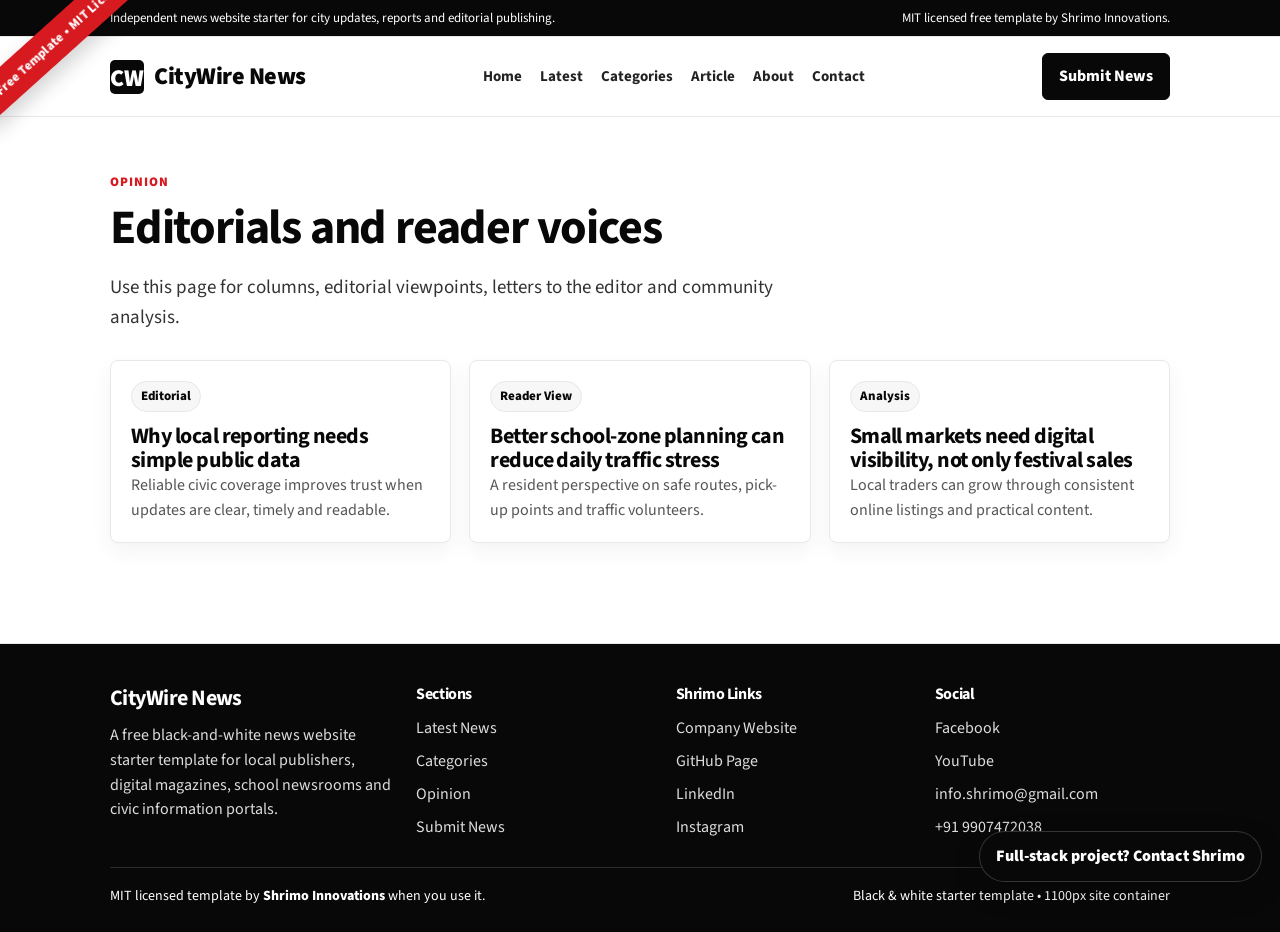
<file: opinion.html>
<!DOCTYPE html>
<html lang="en">
<head>
  <meta charset="UTF-8" />
  <meta name="viewport" content="width=device-width, initial-scale=1.0" />
  <title>Opinion and Editorials - CityWire News Template</title>
  <meta name="description" content="Opinion page template for editorials, reader columns, civic commentary and local analysis." />
  <meta name="keywords" content="opinion page template, editorial website, news opinion layout" />
  <meta name="author" content="Shrimo Innovations" />
  <link rel="canonical" href="https://example.com/opinion.html" />
  <meta property="og:title" content="Opinion and Editorials - CityWire News Template" />
  <meta property="og:description" content="Opinion page template for editorials, reader columns, civic commentary and local analysis." />
  <meta property="og:type" content="website" />
  <meta property="og:url" content="https://example.com/opinion.html" />
  <meta property="og:image" content="https://example.com/assets/images/news-preview.jpg" />
  <meta name="twitter:card" content="summary_large_image" />
  <meta name="twitter:title" content="Opinion and Editorials - CityWire News Template" />
  <meta name="twitter:description" content="Opinion page template for editorials, reader columns, civic commentary and local analysis." />
  <link rel="preconnect" href="https://fonts.googleapis.com">
  <link rel="preconnect" href="https://fonts.gstatic.com" crossorigin>
  <link href="https://fonts.googleapis.com/css2?family=Source+Sans+3:wght@400;500;600;700;800;900&display=swap" rel="stylesheet">
  <link rel="stylesheet" href="assets/css/styles.css" />
</head>
<body>
<div class="free-ribbon">Free Template • MIT License</div>
<div class="top-strip">
  <div class="site-container">
    <span>Independent news website starter for city updates, reports and editorial publishing.</span>
    <span>MIT licensed free template by Shrimo Innovations.</span>
  </div>
</div>
<header class="header">
  <div class="site-container navbar">
    <a href="index.html" class="brand"><span class="brand-mark">CW</span><span>CityWire News</span></a>
    <nav class="nav-links" data-nav-links>
<a href="index.html">Home</a>
<a href="latest.html">Latest</a>
<a href="categories.html">Categories</a>
<a href="article.html">Article</a>
<a href="about.html">About</a>
<a href="contact.html">Contact</a>
</nav>
    <div class="nav-actions">
      <a class="btn btn-primary" href="submit-news.html">Submit News</a>
      <button class="btn mobile-toggle" data-nav-toggle>Menu</button>
    </div>
  </div>
</header>

<main class="section">
  <div class="site-container">
    <span class="kicker">Opinion</span>
    <h1 style="font-size:48px;margin:8px 0 12px;">Editorials and reader voices</h1>
    <p class="lead">Use this page for columns, editorial viewpoints, letters to the editor and community analysis.</p>
    <div class="grid-3" style="margin-top:28px;">
      <article class="card card-pad"><span class="badge">Editorial</span><h3 style="margin-top:12px;">Why local reporting needs simple public data</h3><p>Reliable civic coverage improves trust when updates are clear, timely and readable.</p></article>
      <article class="card card-pad"><span class="badge">Reader View</span><h3 style="margin-top:12px;">Better school-zone planning can reduce daily traffic stress</h3><p>A resident perspective on safe routes, pick-up points and traffic volunteers.</p></article>
      <article class="card card-pad"><span class="badge">Analysis</span><h3 style="margin-top:12px;">Small markets need digital visibility, not only festival sales</h3><p>Local traders can grow through consistent online listings and practical content.</p></article>
    </div>
  </div>
</main>

<a class="floating-cta" href="https://shrimo.com/" target="_blank" rel="noopener">Full-stack project? Contact Shrimo</a>
<footer class="footer">
  <div class="site-container">
    <div class="footer-grid">
      <div>
        <h3>CityWire News</h3>
        <p>A free black-and-white news website starter template for local publishers, digital magazines, school newsrooms and civic information portals.</p>
      </div>
      <div>
        <h4>Sections</h4>
        <ul>
          <li><a href="latest.html">Latest News</a></li>
          <li><a href="categories.html">Categories</a></li>
          <li><a href="opinion.html">Opinion</a></li>
          <li><a href="submit-news.html">Submit News</a></li>
        </ul>
      </div>
      <div>
        <h4>Shrimo Links</h4>
        <ul>
          <li><a href="https://shrimo.com/" target="_blank" rel="noopener">Company Website</a></li>
          <li><a href="https://github.com/shrimo-innovations" target="_blank" rel="noopener">GitHub Page</a></li>
          <li><a href="https://in.linkedin.com/company/shrimo-innovations" target="_blank" rel="noopener">LinkedIn</a></li>
          <li><a href="https://www.instagram.com/shrimo_innovations/" target="_blank" rel="noopener">Instagram</a></li>
        </ul>
      </div>
      <div>
        <h4>Social</h4>
        <ul>
          <li><a href="https://www.facebook.com/shrimoinnovations/" target="_blank" rel="noopener">Facebook</a></li>
          <li><a href="https://www.youtube.com/@shrimo-innovations" target="_blank" rel="noopener">YouTube</a></li>
          <li><a href="mailto:info.shrimo@gmail.com">info.shrimo@gmail.com</a></li>
          <li><a href="tel:+919907472038">+91 9907472038</a></li>
        </ul>
      </div>
    </div>
    <div class="credit">
      <span>MIT licensed template by <a href="https://shrimo.com/" target="_blank" rel="noopener">Shrimo Innovations</a> when you use it.</span>
      <span>Black & white starter template • 1100px site container</span>
    </div>
  </div>
</footer>
<script src="assets/js/main.js"></script>
</body>
</html>
</file>
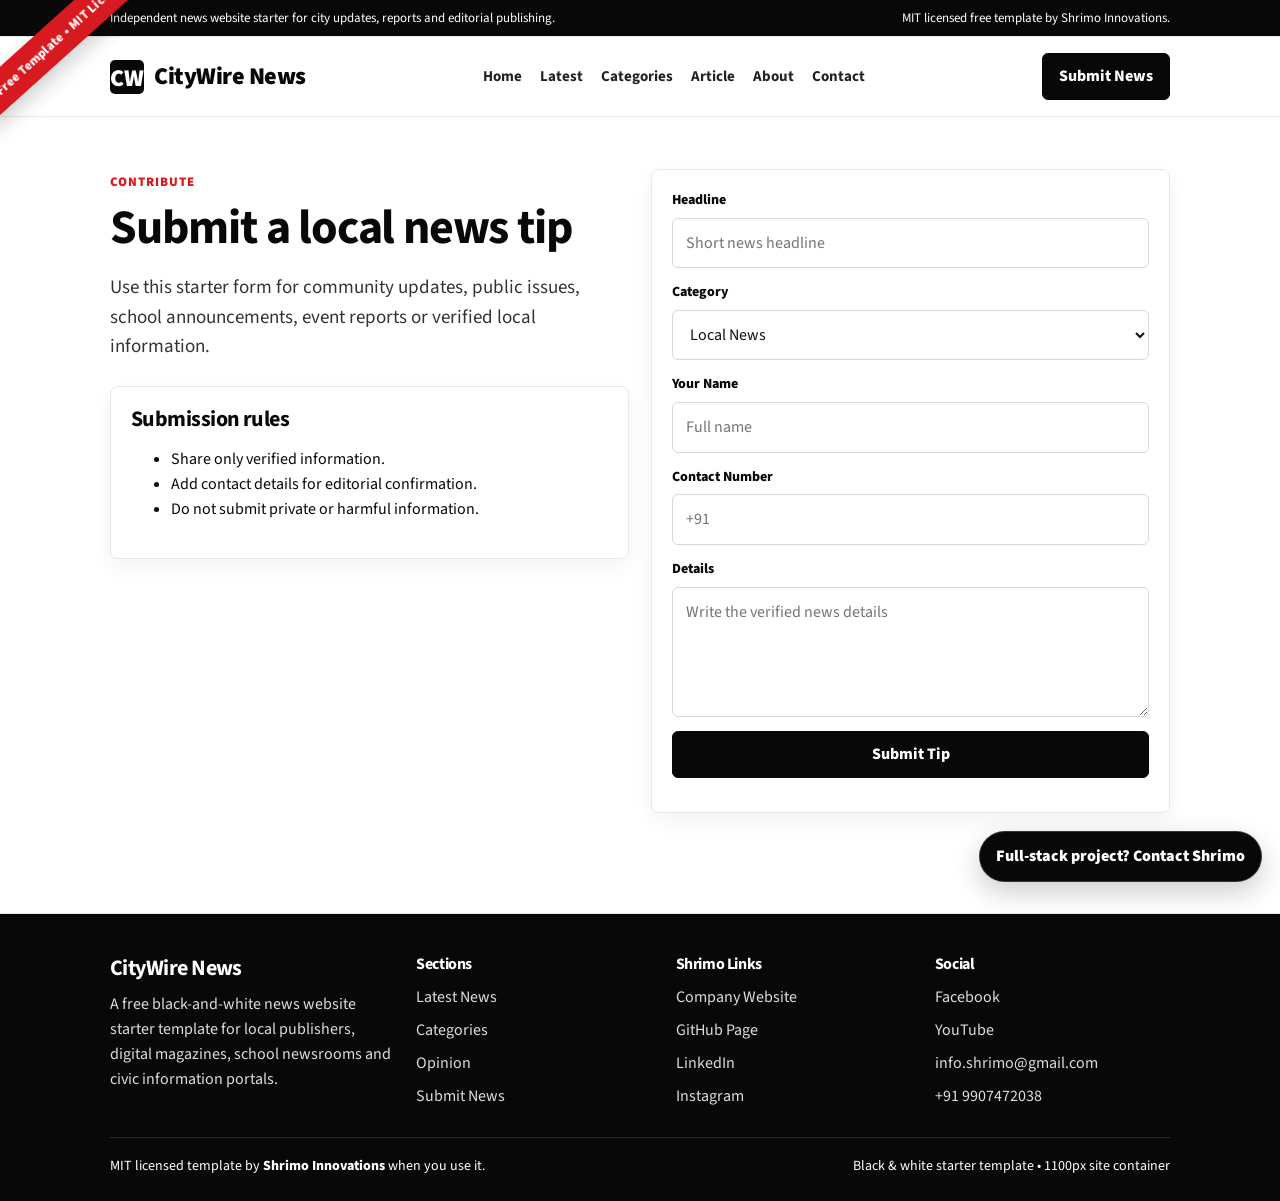
<file: submit-news.html>
<!DOCTYPE html>
<html lang="en">
<head>
  <meta charset="UTF-8" />
  <meta name="viewport" content="width=device-width, initial-scale=1.0" />
  <title>Submit News Tip - CityWire News Template</title>
  <meta name="description" content="Submit a verified local news tip, event update, public notice or community report through this news website form." />
  <meta name="keywords" content="submit news form, news tip template, local reporting form" />
  <meta name="author" content="Shrimo Innovations" />
  <link rel="canonical" href="https://example.com/submit-news.html" />
  <meta property="og:title" content="Submit News Tip - CityWire News Template" />
  <meta property="og:description" content="Submit a verified local news tip, event update, public notice or community report through this news website form." />
  <meta property="og:type" content="website" />
  <meta property="og:url" content="https://example.com/submit-news.html" />
  <meta property="og:image" content="https://example.com/assets/images/news-preview.jpg" />
  <meta name="twitter:card" content="summary_large_image" />
  <meta name="twitter:title" content="Submit News Tip - CityWire News Template" />
  <meta name="twitter:description" content="Submit a verified local news tip, event update, public notice or community report through this news website form." />
  <link rel="preconnect" href="https://fonts.googleapis.com">
  <link rel="preconnect" href="https://fonts.gstatic.com" crossorigin>
  <link href="https://fonts.googleapis.com/css2?family=Source+Sans+3:wght@400;500;600;700;800;900&display=swap" rel="stylesheet">
  <link rel="stylesheet" href="assets/css/styles.css" />
</head>
<body>
<div class="free-ribbon">Free Template • MIT License</div>
<div class="top-strip">
  <div class="site-container">
    <span>Independent news website starter for city updates, reports and editorial publishing.</span>
    <span>MIT licensed free template by Shrimo Innovations.</span>
  </div>
</div>
<header class="header">
  <div class="site-container navbar">
    <a href="index.html" class="brand"><span class="brand-mark">CW</span><span>CityWire News</span></a>
    <nav class="nav-links" data-nav-links>
<a href="index.html">Home</a>
<a href="latest.html">Latest</a>
<a href="categories.html">Categories</a>
<a href="article.html">Article</a>
<a href="about.html">About</a>
<a href="contact.html">Contact</a>
</nav>
    <div class="nav-actions">
      <a class="btn btn-primary" href="submit-news.html">Submit News</a>
      <button class="btn mobile-toggle" data-nav-toggle>Menu</button>
    </div>
  </div>
</header>

<main class="section">
  <div class="site-container grid-2">
    <div>
      <span class="kicker">Contribute</span>
      <h1 style="font-size:48px;margin:8px 0 12px;">Submit a local news tip</h1>
      <p class="lead">Use this starter form for community updates, public issues, school announcements, event reports or verified local information.</p>
      <div class="card card-pad" style="margin-top:24px;">
        <h3>Submission rules</h3>
        <ul>
          <li>Share only verified information.</li>
          <li>Add contact details for editorial confirmation.</li>
          <li>Do not submit private or harmful information.</li>
        </ul>
      </div>
    </div>
    <form class="card card-pad form-grid" data-contact-form>
      <div class="field"><label>Headline</label><input class="input" required placeholder="Short news headline"></div>
      <div class="field"><label>Category</label><select class="select"><option>Local News</option><option>Education</option><option>Business</option><option>Health</option></select></div>
      <div class="field"><label>Your Name</label><input class="input" required placeholder="Full name"></div>
      <div class="field"><label>Contact Number</label><input class="input" required placeholder="+91"></div>
      <div class="field"><label>Details</label><textarea class="textarea" required placeholder="Write the verified news details"></textarea></div>
      <button class="btn btn-primary" type="submit">Submit Tip</button>
      <p data-form-message></p>
    </form>
  </div>
</main>

<a class="floating-cta" href="https://shrimo.com/" target="_blank" rel="noopener">Full-stack project? Contact Shrimo</a>
<footer class="footer">
  <div class="site-container">
    <div class="footer-grid">
      <div>
        <h3>CityWire News</h3>
        <p>A free black-and-white news website starter template for local publishers, digital magazines, school newsrooms and civic information portals.</p>
      </div>
      <div>
        <h4>Sections</h4>
        <ul>
          <li><a href="latest.html">Latest News</a></li>
          <li><a href="categories.html">Categories</a></li>
          <li><a href="opinion.html">Opinion</a></li>
          <li><a href="submit-news.html">Submit News</a></li>
        </ul>
      </div>
      <div>
        <h4>Shrimo Links</h4>
        <ul>
          <li><a href="https://shrimo.com/" target="_blank" rel="noopener">Company Website</a></li>
          <li><a href="https://github.com/shrimo-innovations" target="_blank" rel="noopener">GitHub Page</a></li>
          <li><a href="https://in.linkedin.com/company/shrimo-innovations" target="_blank" rel="noopener">LinkedIn</a></li>
          <li><a href="https://www.instagram.com/shrimo_innovations/" target="_blank" rel="noopener">Instagram</a></li>
        </ul>
      </div>
      <div>
        <h4>Social</h4>
        <ul>
          <li><a href="https://www.facebook.com/shrimoinnovations/" target="_blank" rel="noopener">Facebook</a></li>
          <li><a href="https://www.youtube.com/@shrimo-innovations" target="_blank" rel="noopener">YouTube</a></li>
          <li><a href="mailto:info.shrimo@gmail.com">info.shrimo@gmail.com</a></li>
          <li><a href="tel:+919907472038">+91 9907472038</a></li>
        </ul>
      </div>
    </div>
    <div class="credit">
      <span>MIT licensed template by <a href="https://shrimo.com/" target="_blank" rel="noopener">Shrimo Innovations</a> when you use it.</span>
      <span>Black & white starter template • 1100px site container</span>
    </div>
  </div>
</footer>
<script src="assets/js/main.js"></script>
</body>
</html>
</file>
<file: assets/css/styles.css>
:root {
  --black: #080808;
  --white: #ffffff;
  --soft: #f7f7f7;
  --line: #e8e8e8;
  --muted: #555555;
  --red: #d71920;
  --shadow: 0 10px 28px rgba(0,0,0,0.08);
  --radius: 8px;
}

* { box-sizing: border-box; }
html { scroll-behavior: smooth; }
body {
  margin: 0;
  font-family: "Source Sans 3", ui-sans-serif, system-ui, -apple-system, BlinkMacSystemFont, "Segoe UI", sans-serif;
  color: var(--black);
  background: var(--white);
  line-height: 1.55;
}
a { color: inherit; text-decoration: none; }
img { max-width: 100%; display: block; }
button, input, textarea, select { font: inherit; }

.site-container {
  max-width: 1100px !important;
  width: 100%;
  margin-inline: auto;
  padding-inline: 20px;
  box-sizing: border-box;
}
@media (max-width: 560px) {
  .site-container { padding-inline: 16px; }
}

.free-ribbon {
  position: fixed;
  top: 18px;
  left: -54px;
  z-index: 80;
  width: 230px;
  transform: rotate(-42deg);
  background: var(--red);
  color: var(--white);
  text-align: center;
  font-size: 13px;
  font-weight: 800;
  letter-spacing: .02em;
  padding: 8px 12px;
  box-shadow: 0 8px 20px rgba(0,0,0,.18);
}

.top-strip {
  border-bottom: 1px solid var(--line);
  background: var(--black);
  color: var(--white);
  font-size: 13px;
}
.top-strip .site-container {
  display: flex;
  justify-content: space-between;
  gap: 16px;
  padding-block: 8px;
  align-items: center;
}
.header {
  position: sticky;
  top: 0;
  z-index: 40;
  background: rgba(255,255,255,.96);
  backdrop-filter: blur(10px);
  border-bottom: 1px solid var(--line);
}
.navbar {
  display: flex;
  justify-content: space-between;
  align-items: center;
  gap: 18px;
  padding-block: 16px;
}
.brand {
  display: flex;
  align-items: center;
  gap: 10px;
  font-weight: 900;
  letter-spacing: -.02em;
  font-size: 24px;
}
.brand-mark {
  width: 34px;
  height: 34px;
  background: var(--black);
  color: var(--white);
  display: grid;
  place-items: center;
  border-radius: 5px;
  font-weight: 900;
}
.nav-links {
  display: flex;
  gap: 18px;
  align-items: center;
  font-size: 15px;
  font-weight: 700;
}
.nav-links a {
  color: #222;
}
.nav-links a:hover { color: var(--red); }
.nav-actions { display:flex; gap:10px; align-items:center; }

.btn {
  display: inline-flex;
  align-items: center;
  justify-content: center;
  gap: 8px;
  min-height: 42px;
  padding: 10px 16px;
  border-radius: 6px;
  border: 1px solid var(--black);
  font-weight: 800;
  background: var(--white);
  cursor: pointer;
}
.btn-primary { background: var(--black); color: var(--white); }
.btn-red { background: var(--red); color: var(--white); border-color: var(--red); }
.btn:hover { transform: translateY(-1px); }

.mobile-toggle { display:none; }
.hero {
  padding: 48px 0 30px;
  border-bottom: 1px solid var(--line);
}
.hero-grid {
  display: grid;
  grid-template-columns: 1.15fr .85fr;
  gap: 28px;
  align-items: stretch;
}
.kicker {
  display: inline-flex;
  gap: 8px;
  align-items: center;
  font-weight: 900;
  color: var(--red);
  text-transform: uppercase;
  letter-spacing: .08em;
  font-size: 13px;
}
h1, h2, h3, h4 { line-height: 1.12; margin: 0; letter-spacing: -.025em; }
h1 { font-size: clamp(38px, 5vw, 68px); margin-top: 12px; }
h2 { font-size: clamp(30px, 3vw, 42px); }
h3 { font-size: 22px; }
p { margin: 0; color: var(--muted); }
.lead { font-size: 19px; max-width: 680px; margin-top: 18px; color: #333; }
.hero-card {
  border: 1px solid var(--line);
  box-shadow: var(--shadow);
  border-radius: var(--radius);
  overflow: hidden;
  background: var(--white);
}
.hero-image {
  min-height: 280px;
  background:
    linear-gradient(135deg, rgba(0,0,0,.72), rgba(0,0,0,.16)),
    url('https://images.unsplash.com/photo-1504711434969-e33886168f5c?auto=format&fit=crop&w=1200&q=80');
  background-size: cover;
  background-position: center;
}
.hero-card-content { padding: 22px; }
.meta {
  display:flex;
  flex-wrap:wrap;
  gap:8px 14px;
  color:#666;
  font-size:14px;
  font-weight:700;
}
.badge {
  display:inline-flex;
  padding:4px 9px;
  border-radius:999px;
  background:var(--soft);
  border:1px solid var(--line);
  font-size:13px;
  font-weight:800;
}
.badge-red { background: var(--red); color: var(--white); border-color: var(--red); }

.section { padding: 52px 0; }
.section-head {
  display:flex;
  align-items:end;
  justify-content:space-between;
  gap:20px;
  margin-bottom:24px;
}
.section-head p { max-width: 620px; margin-top: 10px; }

.grid-3 { display:grid; grid-template-columns:repeat(3,1fr); gap:18px; }
.grid-2 { display:grid; grid-template-columns:repeat(2,1fr); gap:22px; }
.layout-sidebar { display:grid; grid-template-columns: 1fr 320px; gap:24px; align-items:start; }

.card {
  border: 1px solid var(--line);
  border-radius: var(--radius);
  background: var(--white);
  box-shadow: 0 8px 22px rgba(0,0,0,.05);
}
.card-pad { padding: 20px; }
.story-card { overflow:hidden; }
.story-thumb {
  height: 180px;
  background: #ddd;
  border-bottom:1px solid var(--line);
  background-size:cover;
  background-position:center;
}
.story-card h3 { margin: 10px 0 8px; }
.story-card p { font-size:15px; }
.story-footer {
  display:flex;
  justify-content:space-between;
  align-items:center;
  gap:12px;
  margin-top:16px;
  padding-top:14px;
  border-top:1px solid var(--line);
}
.list-news { display:grid; gap:14px; }
.news-row {
  display:grid;
  grid-template-columns: 145px 1fr;
  gap:16px;
  padding:14px;
  border:1px solid var(--line);
  border-radius:var(--radius);
  background:var(--white);
}
.news-row-img {
  min-height:105px;
  background:#ddd;
  background-size:cover;
  background-position:center;
  border-radius:6px;
}
.news-row h3 { font-size:21px; margin:6px 0 8px; }

.sidebar-box { padding:18px; }
.sidebar-box + .sidebar-box { margin-top:16px; }
.category-list, .plain-list { list-style:none; padding:0; margin:0; display:grid; gap:10px; }
.category-list a, .plain-list li {
  display:flex;
  justify-content:space-between;
  align-items:center;
  gap:12px;
  padding:10px 0;
  border-bottom:1px solid var(--line);
  font-weight:700;
}
.category-list span { color: var(--muted); font-weight:800; }

.form-grid { display:grid; gap:14px; }
.input, .textarea, .select {
  width:100%;
  border:1px solid #d8d8d8;
  border-radius:6px;
  padding:12px 13px;
  background:#fff;
  color:#111;
}
.textarea { min-height:130px; resize:vertical; }
label { font-weight:800; font-size:14px; }
.field { display:grid; gap:6px; }

.article {
  max-width: 760px;
}
.article h1 { font-size: clamp(36px, 4vw, 56px); }
.article p { color:#333; font-size:18px; margin:16px 0; }
.article h2 { margin:30px 0 10px; font-size:30px; }
.article ul { color:#333; font-size:18px; }
.article-hero {
  height: 380px;
  border-radius: var(--radius);
  border:1px solid var(--line);
  margin:24px 0;
  background-size:cover;
  background-position:center;
}

.stats {
  display:grid;
  grid-template-columns:repeat(4,1fr);
  gap:14px;
}
.stat { padding:20px; border:1px solid var(--line); border-radius:var(--radius); }
.stat strong { font-size:34px; display:block; }
.stat span { color:var(--muted); font-weight:700; }

.footer {
  margin-top:48px;
  border-top:1px solid var(--line);
  background: var(--black);
  color: var(--white);
  padding:42px 0 24px;
}
.footer p, .footer a { color:#dddddd; }
.footer-grid { display:grid; grid-template-columns:1.2fr repeat(3,1fr); gap:24px; }
.footer h3, .footer h4 { color: var(--white); margin-bottom:12px; }
.footer ul { list-style:none; padding:0; margin:0; display:grid; gap:8px; }
.credit {
  border-top:1px solid rgba(255,255,255,.14);
  margin-top:28px;
  padding-top:18px;
  display:flex;
  justify-content:space-between;
  gap:14px;
  flex-wrap:wrap;
  font-size:14px;
}
.credit a { color: #fff; font-weight: 800; }

.floating-cta {
  position: fixed;
  right: 18px;
  bottom: 18px;
  z-index: 70;
  background: var(--black);
  color: var(--white);
  border: 1px solid rgba(255,255,255,.18);
  border-radius: 999px;
  padding: 12px 16px;
  box-shadow: 0 10px 28px rgba(0,0,0,.2);
  font-weight: 900;
  display:flex;
  align-items:center;
  gap:8px;
}
.floating-cta:hover { background: var(--red); }

.table-wrap { overflow:auto; border:1px solid var(--line); border-radius:var(--radius); }
table { width:100%; border-collapse:collapse; min-width:680px; }
th, td { padding:13px 14px; border-bottom:1px solid var(--line); text-align:left; }
th { background:var(--soft); font-size:14px; text-transform:uppercase; letter-spacing:.03em; }

.pagination { display:flex; gap:8px; margin-top:22px; flex-wrap:wrap; }
.pagination a { border:1px solid var(--line); padding:9px 13px; border-radius:5px; font-weight:800; }
.pagination a.active { background:var(--black); color:var(--white); }

@media (max-width: 900px) {
  .hero-grid, .layout-sidebar, .grid-3, .grid-2, .footer-grid, .stats { grid-template-columns:1fr; }
  .nav-links {
    position: fixed;
    left: 16px;
    right: 16px;
    top: 78px;
    background: #fff;
    border: 1px solid var(--line);
    box-shadow: var(--shadow);
    border-radius: var(--radius);
    padding: 14px;
    display: none;
    flex-direction: column;
    align-items: stretch;
  }
  .nav-links.open { display:flex; }
  .mobile-toggle { display:inline-flex; }
  .top-strip .site-container { flex-direction:column; align-items:flex-start; }
}
@media (max-width: 620px) {
  .news-row { grid-template-columns:1fr; }
  .hero { padding-top:34px; }
  .section { padding:38px 0; }
  .free-ribbon { top:14px; left:-60px; font-size:12px; }
  .floating-cta { left:16px; right:16px; justify-content:center; }
}
</file>
